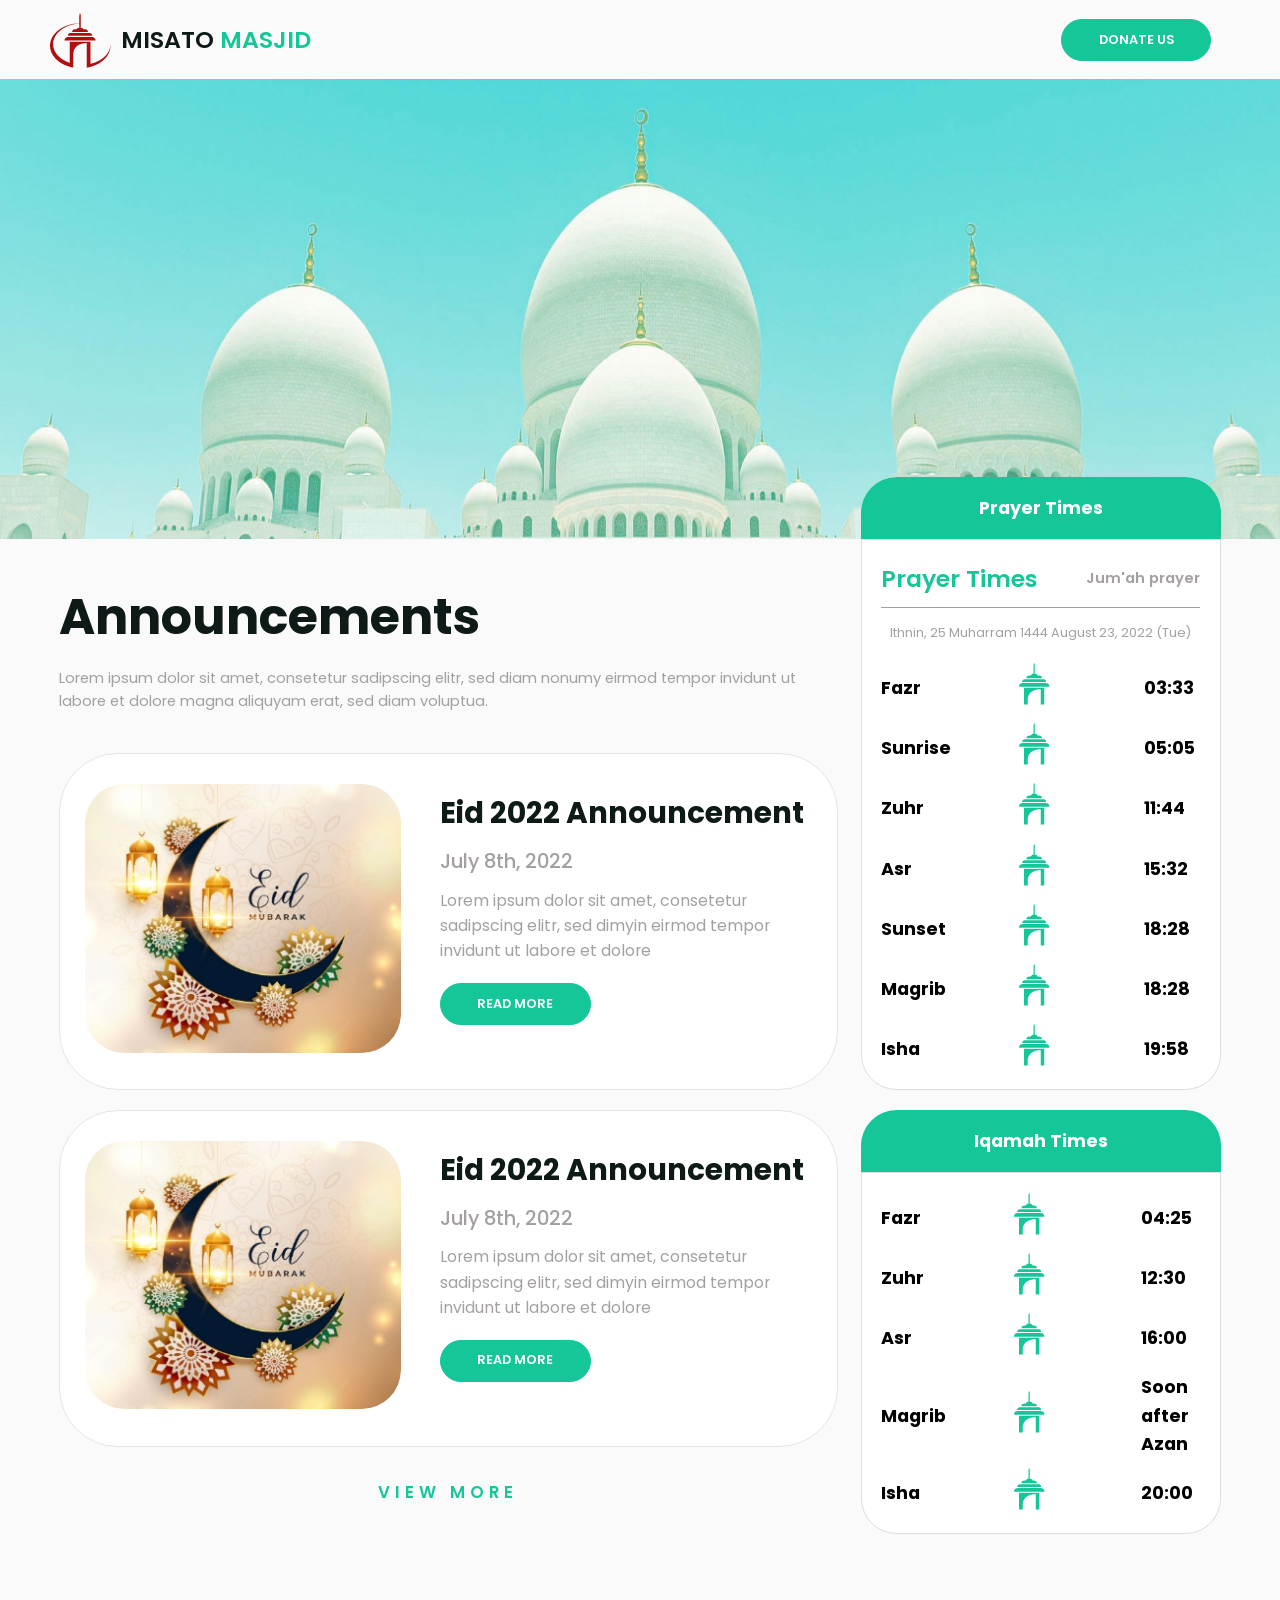
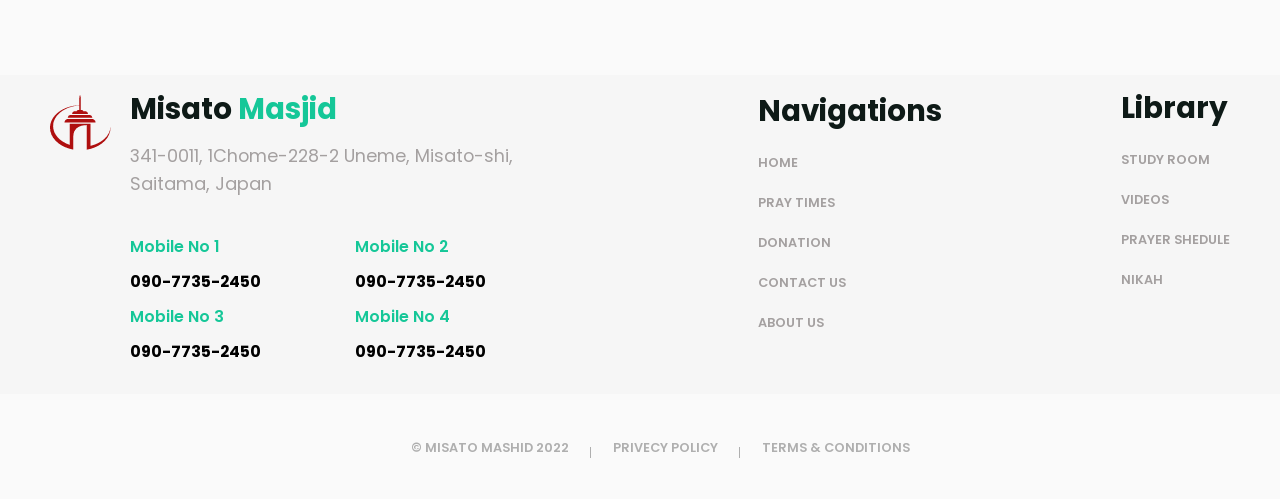
<file: index.html>
<!DOCTYPE html>
<html lang="en">

<head>
    <meta charset="UTF-8">
    <meta http-equiv="X-UA-Compatible" content="IE=edge">
    <meta name="viewport" content="width=device-width, initial-scale=1.0">
    <title>Misato Masjid</title>
    <link rel="preconnect" href="https://fonts.googleapis.com">
    <link rel="preconnect" href="https://fonts.gstatic.com" crossorigin>
    <link href="https://fonts.googleapis.com/css2?family=Poppins:wght@400;500;600;700&display=swap" rel="stylesheet">
    <script src="https://ajax.googleapis.com/ajax/libs/jquery/3.6.0/jquery.min.js"></script>
    <link rel="stylesheet" href="assets/css/screen.min.css">
</head>

<body>

    <div class="main-wrapper">

        <header class="header-wrapper">
            <div class="holder">

                <div class="header-logo">
                    <a href="index.html">
                        <img src="assets/image/logo.png" alt="Logo">
                        <h1>Misato <span>Masjid</span></h1>
                    </a>
                </div>

                <div class="header-info">
                    <a class="header-btn btn" href="#">Donate Us</a>
                    <div class="switch">
                        <input id="language-toggle" class="check-toggle check-toggle-round-flat" type="checkbox">
                        <label for="language-toggle"></label>
                        <span class="on">BN</span>
                        <span class="off">EN</span>
                    </div>
                </div>

            </div>
        </header>

        <section class="hero-wrapper" style="background-image:url(assets/image/masjid.jpg)"></section>


        <div class="work-wrapper">
            <div class="holder">
                <div class="left-side">
                <div class="announcement-wrapper">
                    <div class="announcement-heading">
                        <h2>Announcements</h2>
                        <p>Lorem ipsum dolor sit amet, consetetur sadipscing elitr, sed diam nonumy eirmod tempor
                            invidunt ut labore et dolore magna aliquyam erat, sed diam voluptua.</p>
                    </div>

                    <div class="announcement-shedule">
                        <div class="announcements-image">
                            <img src="assets/image/eid.jpg" alt="">
                        </div>
                        <div class="announcement-info">
                            <h3>Eid 2022 Announcement</h3>
                            <p class="published-date">July 8th, 2022</p>
                            <p>Lorem ipsum dolor sit amet, consetetur sadipscing elitr, sed dimyin eirmod tempor
                                invidunt ut labore et dolore</p>
                            <a class="announcements-btn btn" href="#">Read More</a>
                        </div>
                    </div>
                    <div class="announcement-shedule">
                        <div class="announcements-image">
                            <img src="assets/image/eid.jpg" alt="">
                        </div>
                        <div class="announcement-info">
                            <h3>Eid 2022 Announcement</h3>
                            <p class="published-date">July 8th, 2022</p>
                            <p>Lorem ipsum dolor sit amet, consetetur sadipscing elitr, sed dimyin eirmod tempor
                                invidunt ut labore et dolore</p>
                            <a class="announcements-btn btn" href="#">Read More</a>
                        </div>
                    </div>
                    <div class="announcement-btn">
                        <a href="#"> View More</a>
                    </div>
                </div>
            </div>
            <div class="right-side">
                <div class="prayer-times">
                    <div class="prayers-heading">
                        <h5>Prayer Times</h5>
                    </div>
                    <div class="prayer-lists">
                        <div class="prayer-shedule">
                            <h4> <strong>Prayer Times</strong>
                              </h4>
                            <h4>Jum'ah prayer</h4>
                        </div>
                        <p><span>Ithnin, 25 Muharram 1444</span> <span>August 23, 2022 (Tue)</span></p>
                        <div class="prayers-name">
                            <span>Fazr</span>
                            <span><img src="assets/image/miner_green.png" alt=""></span>
                            <span>03:33</span>
                            <span>Sunrise</span>
                            <span><img src="assets/image/miner_green.png" alt=""></span>
                            <span>05:05</span>
                            <span>Zuhr</span>
                            <span><img src="assets/image/miner_green.png" alt=""></span>
                            <span>11:44</span>
                            <span>Asr</span>
                            <span><img src="assets/image/miner_green.png" alt=""></span>
                            <span>15:32</span>
                            <span>Sunset</span>
                            <span><img src="assets/image/miner_green.png" alt=""></span>
                            <span>18:28</span>
                            <span>Magrib</span>
                            <span><img src="assets/image/miner_green.png" alt=""></span>
                            <span>18:28</span>
                            <span>Isha</span>
                            <span><img src="assets/image/miner_green.png" alt=""></span>
                            <span>19:58</span>
                        </div>
                    </div> 
                </div>
                <div class="prayer-times iqamah">
                    <div class="prayers-heading">
                        <h5>Iqamah Times</h5>
                    </div>
                    <div class="prayer-lists">
                        <div class="prayers-name">
                            <span>Fazr</span>
                            <span><img src="assets/image/miner_green.png" alt=""></span>
                            <span>04:25</span>
                            <span>Zuhr</span>
                            <span><img src="assets/image/miner_green.png" alt=""></span>
                            <span>12:30</span>
                            <span>Asr</span>
                            <span><img src="assets/image/miner_green.png" alt=""></span>
                            <span>16:00</span>
                            <span>Magrib</span>
                            <span><img src="assets/image/miner_green.png" alt=""></span>
                            <span class="soon">Soon after Azan</span>
                            <span>Isha</span>
                            <span><img src="assets/image/miner_green.png" alt=""></span>
                            <span>20:00</span>
                            
                        </div>
                    </div> 
                </div>
             

            </div>
            </div>
        </div>

        <section class="navigation-area">
            <div class="holder">
                <div class="contact">
                    <img src="assets/image/logo.png" alt="">
                    <div class="contact-info">
                        <h3>Misato <span>Masjid</span> </h3>
                    <p>341-0011, 1Chome-228-2 Uneme, Misato-shi,
                        Saitama, Japan</p>
                        <div class="contact-details">
                            <span>Mobile No 1</span>
                            <span>Mobile No 2</span>
                            <span><strong>090-7735-2450</strong></span>
                            <span><strong>090-7735-2450</strong></span>
                            <span>Mobile No 3</span>
                            <span>Mobile No 4</span>
                     
                          
                            <span><strong>090-7735-2450</strong></span>
                          
                            <span><strong>090-7735-2450</strong></span>
                        </div>
                    </div>
                </div>
                <div class="navigation">
                    <h3>Navigations</h3>
                    <ul>
                        <li><a href="">Home</a></li>
                        <li><a href="">Pray Times</a></li>
                        <li><a href="">Donation</a></li>
                        <li><a href="">Contact US</a></li>
                        <li><a href="">About Us</a></li>
                    </ul>
                </div>
                <div class="library">
                    <h3>Library</h3>
                    <ul>
                        <li><a href="">Study Room</a></li>
                        <li><a href="">Videos</a></li>
                        <li><a href="">Prayer Shedule</a></li>
                        <li><a href="">Nikah</a></li>
                    </ul>
                </div>
            </div>
        </section>

        <footer class="footer--area">
            <div class="holder">
                <ul>
                    <li><a href=""> &#xA9; Misato Mashid 2022</a></li>
                    <li><a href="">Privecy Policy</a></li>
                    <li><a href="">Terms & Conditions</a></li>
                </ul>
            </div>
        </footer>

    </div>

    <script src="assets/js/screen.js"></script>

</body>

</html>
</file>
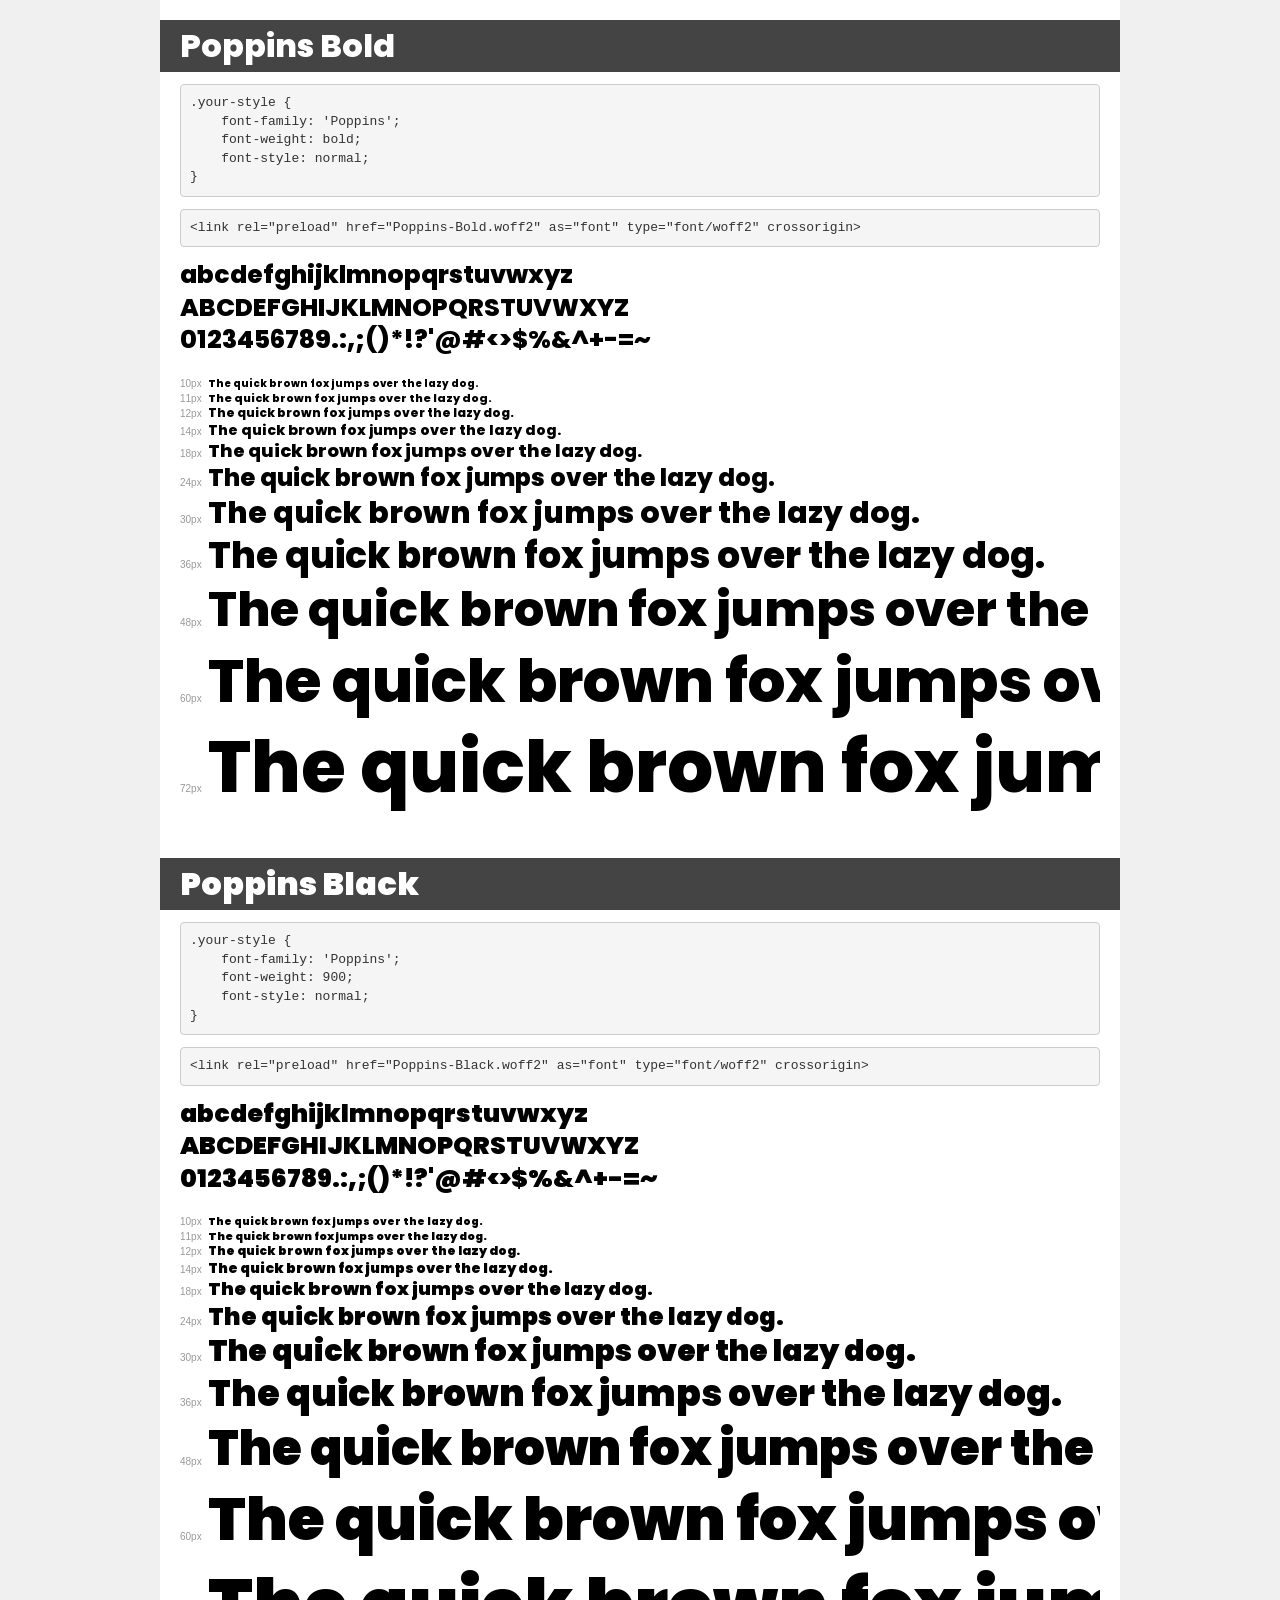
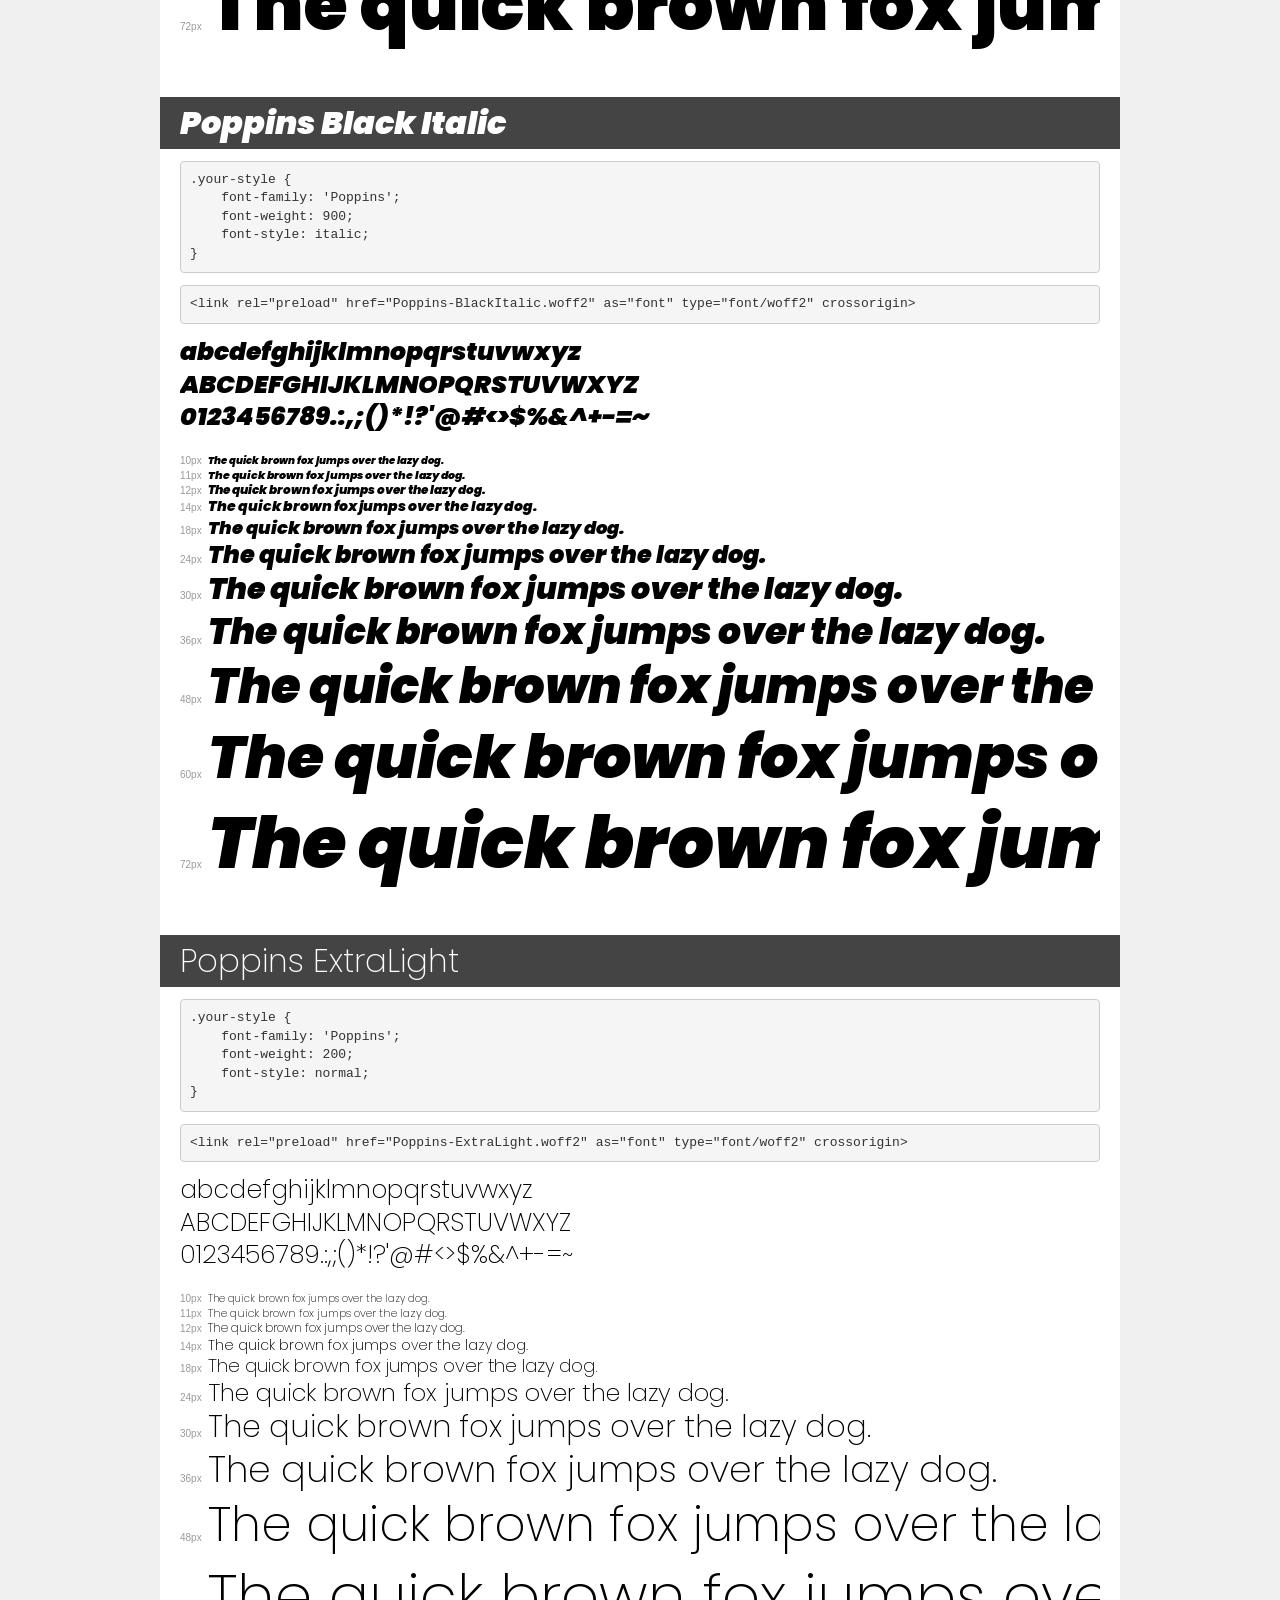
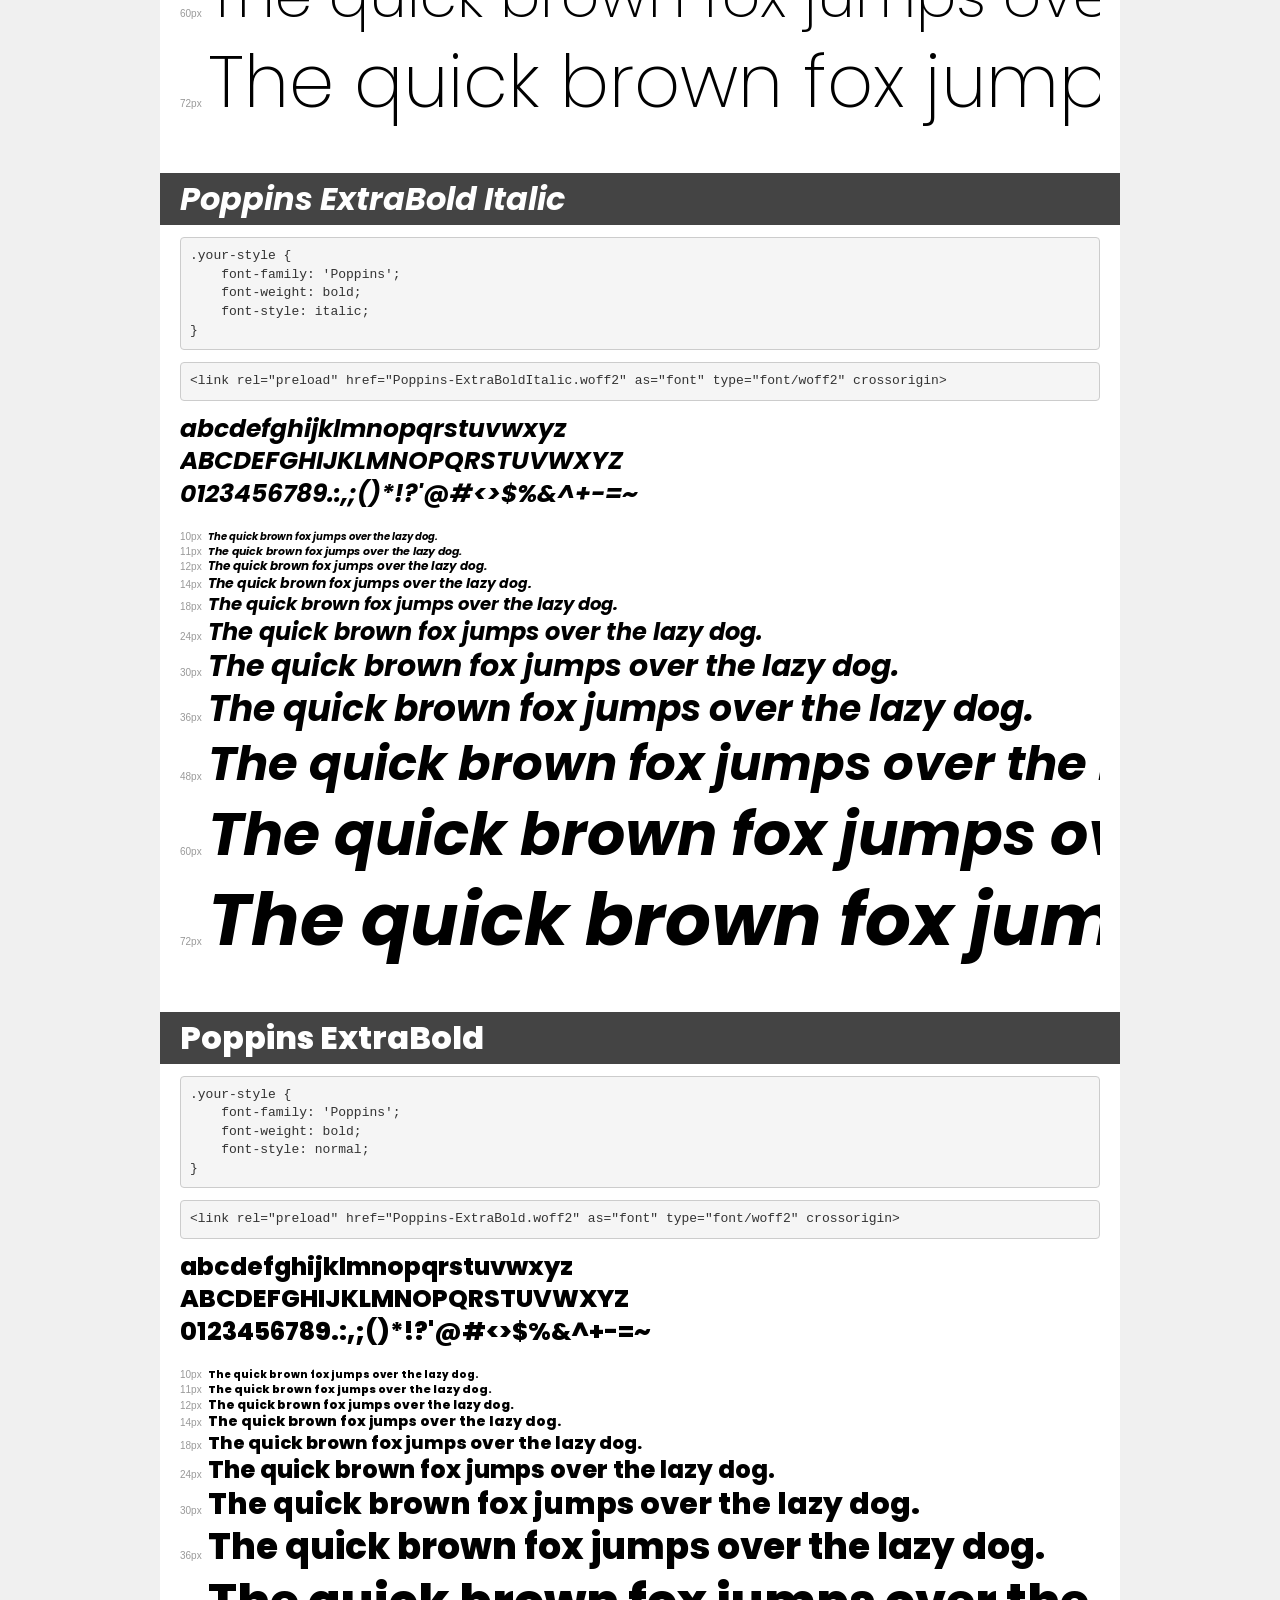
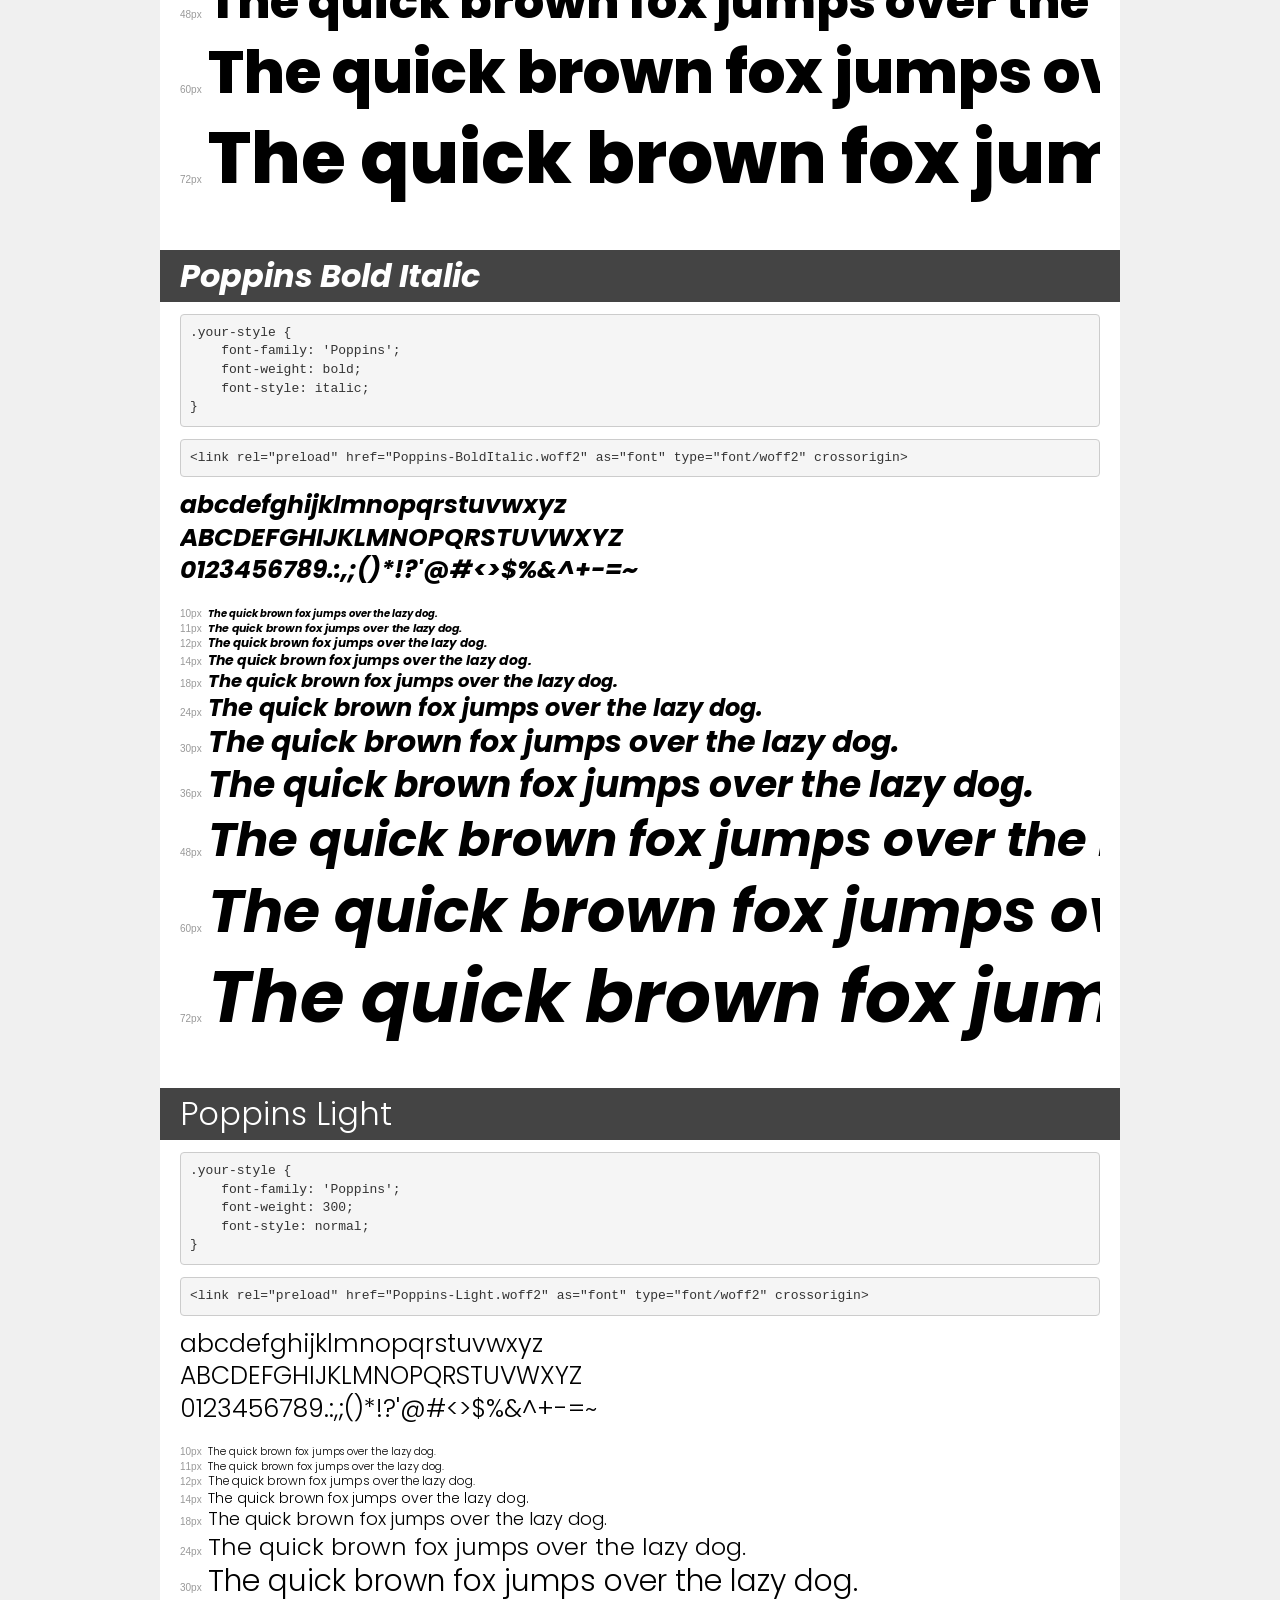
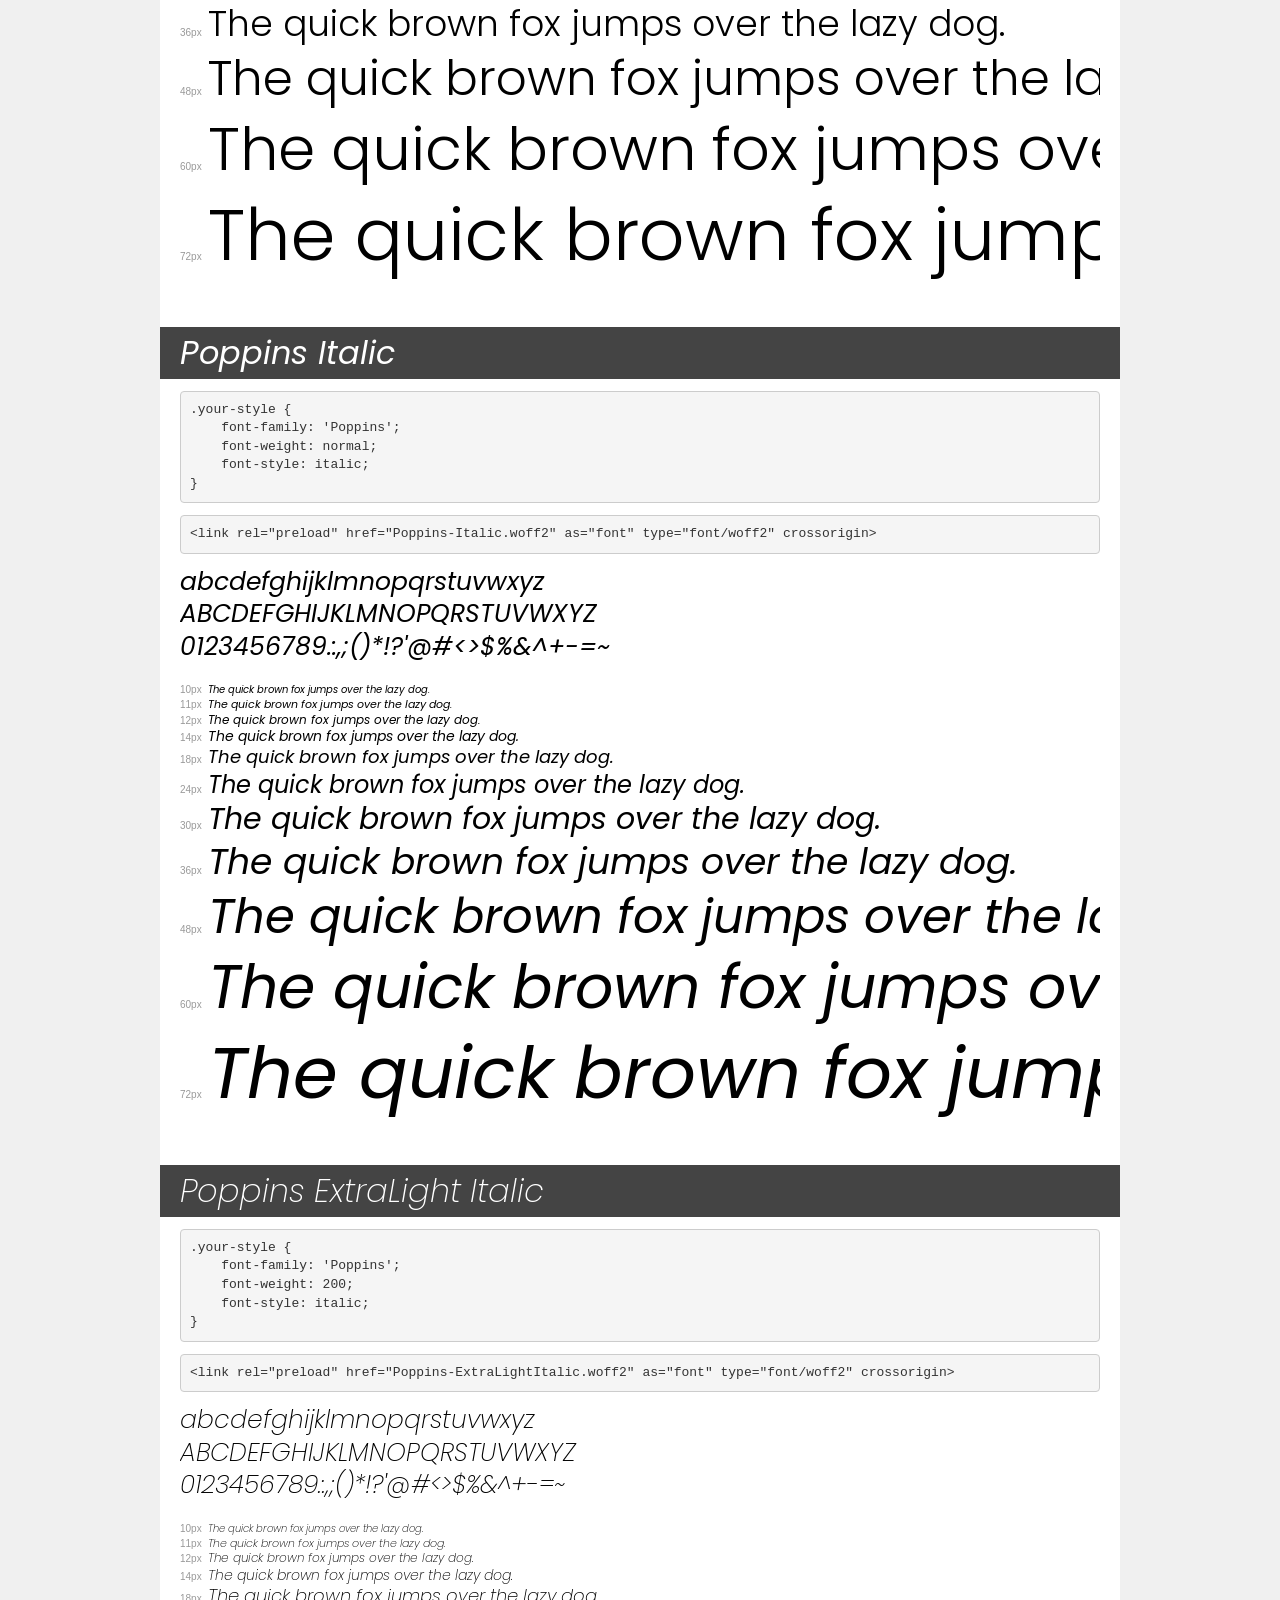
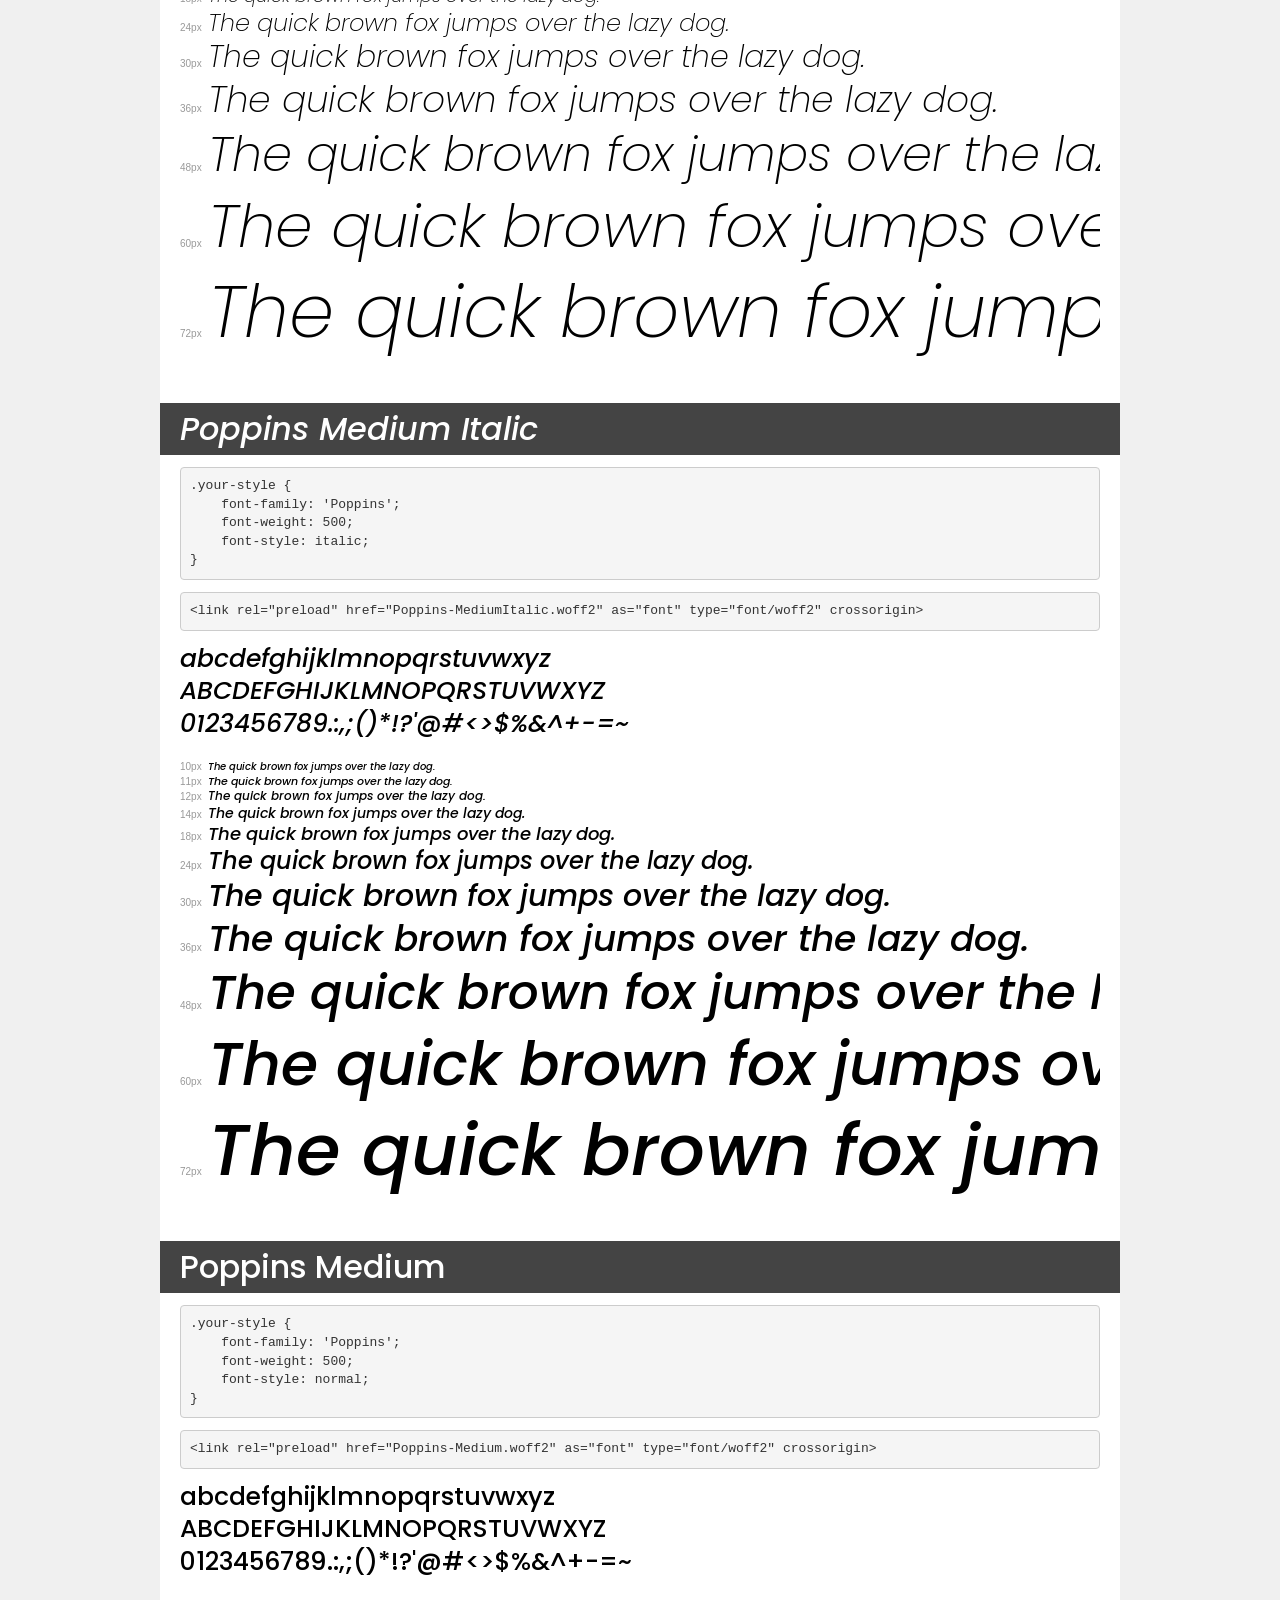
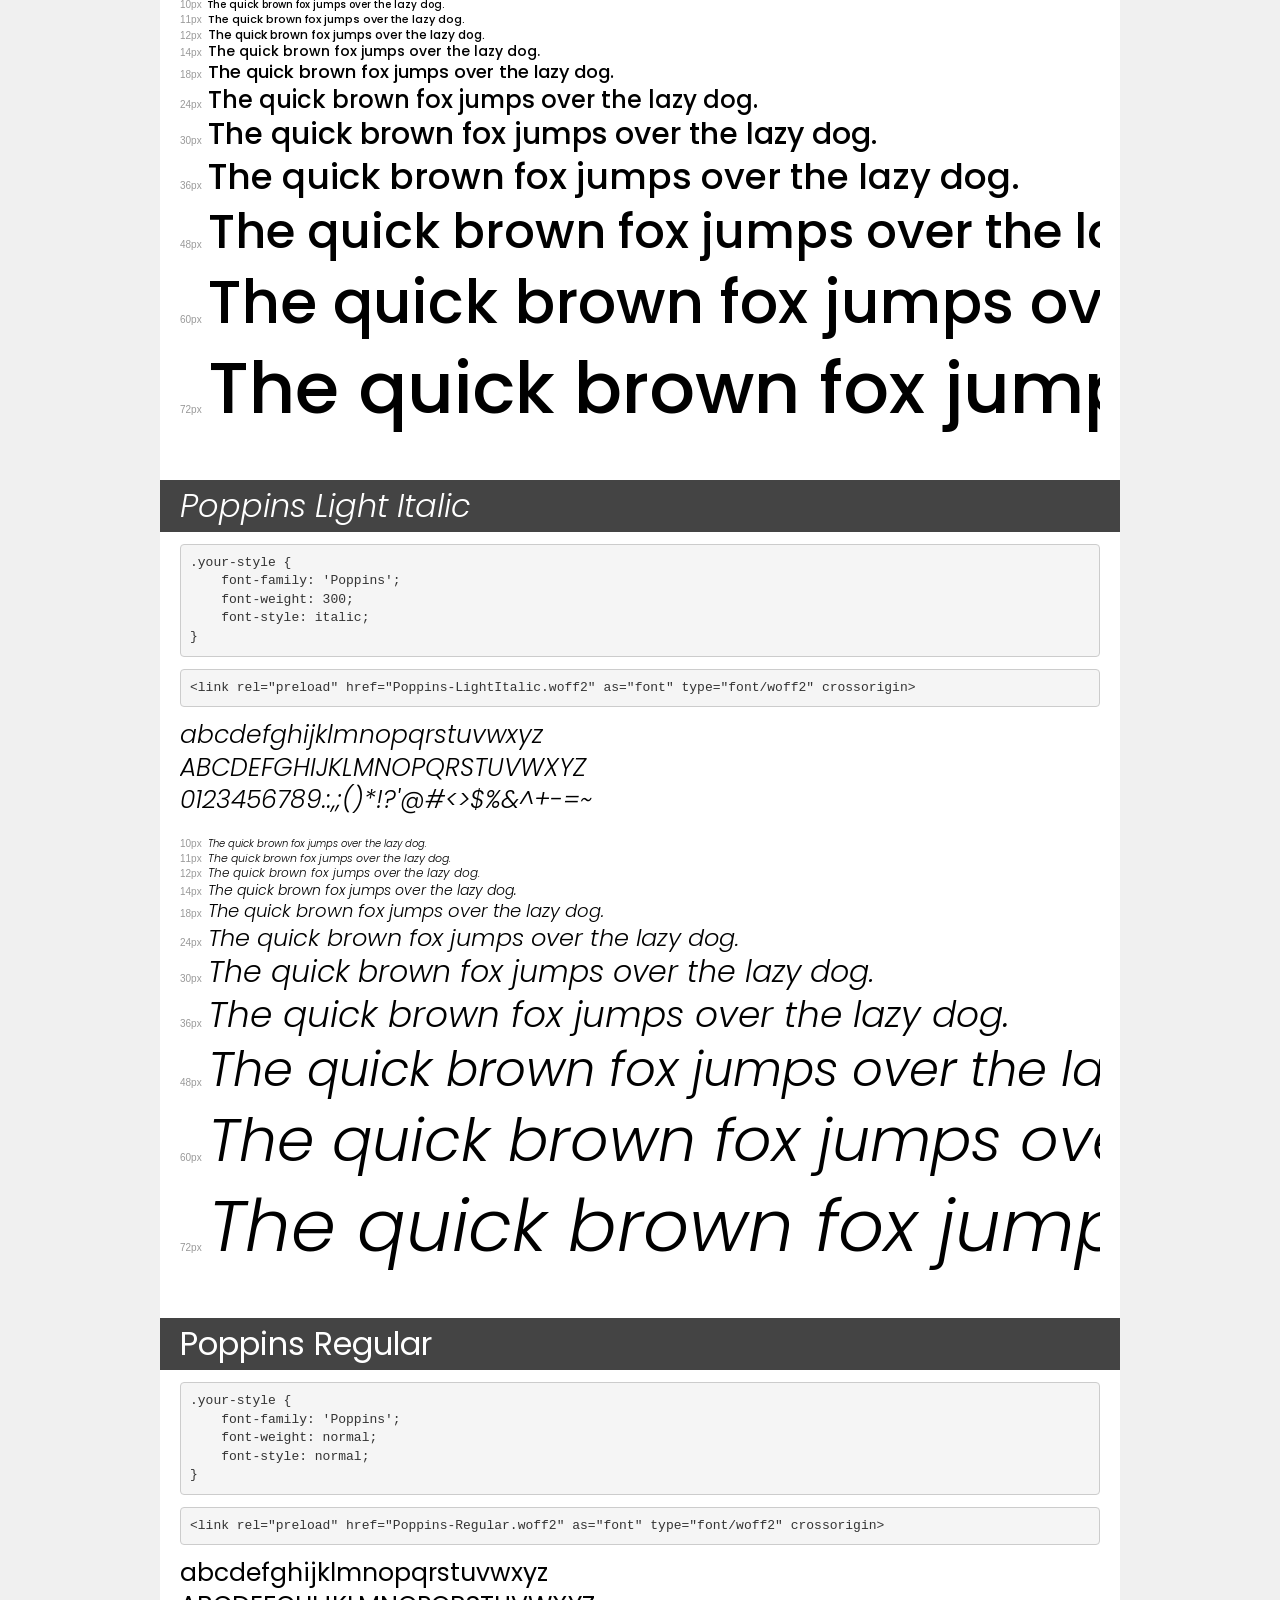
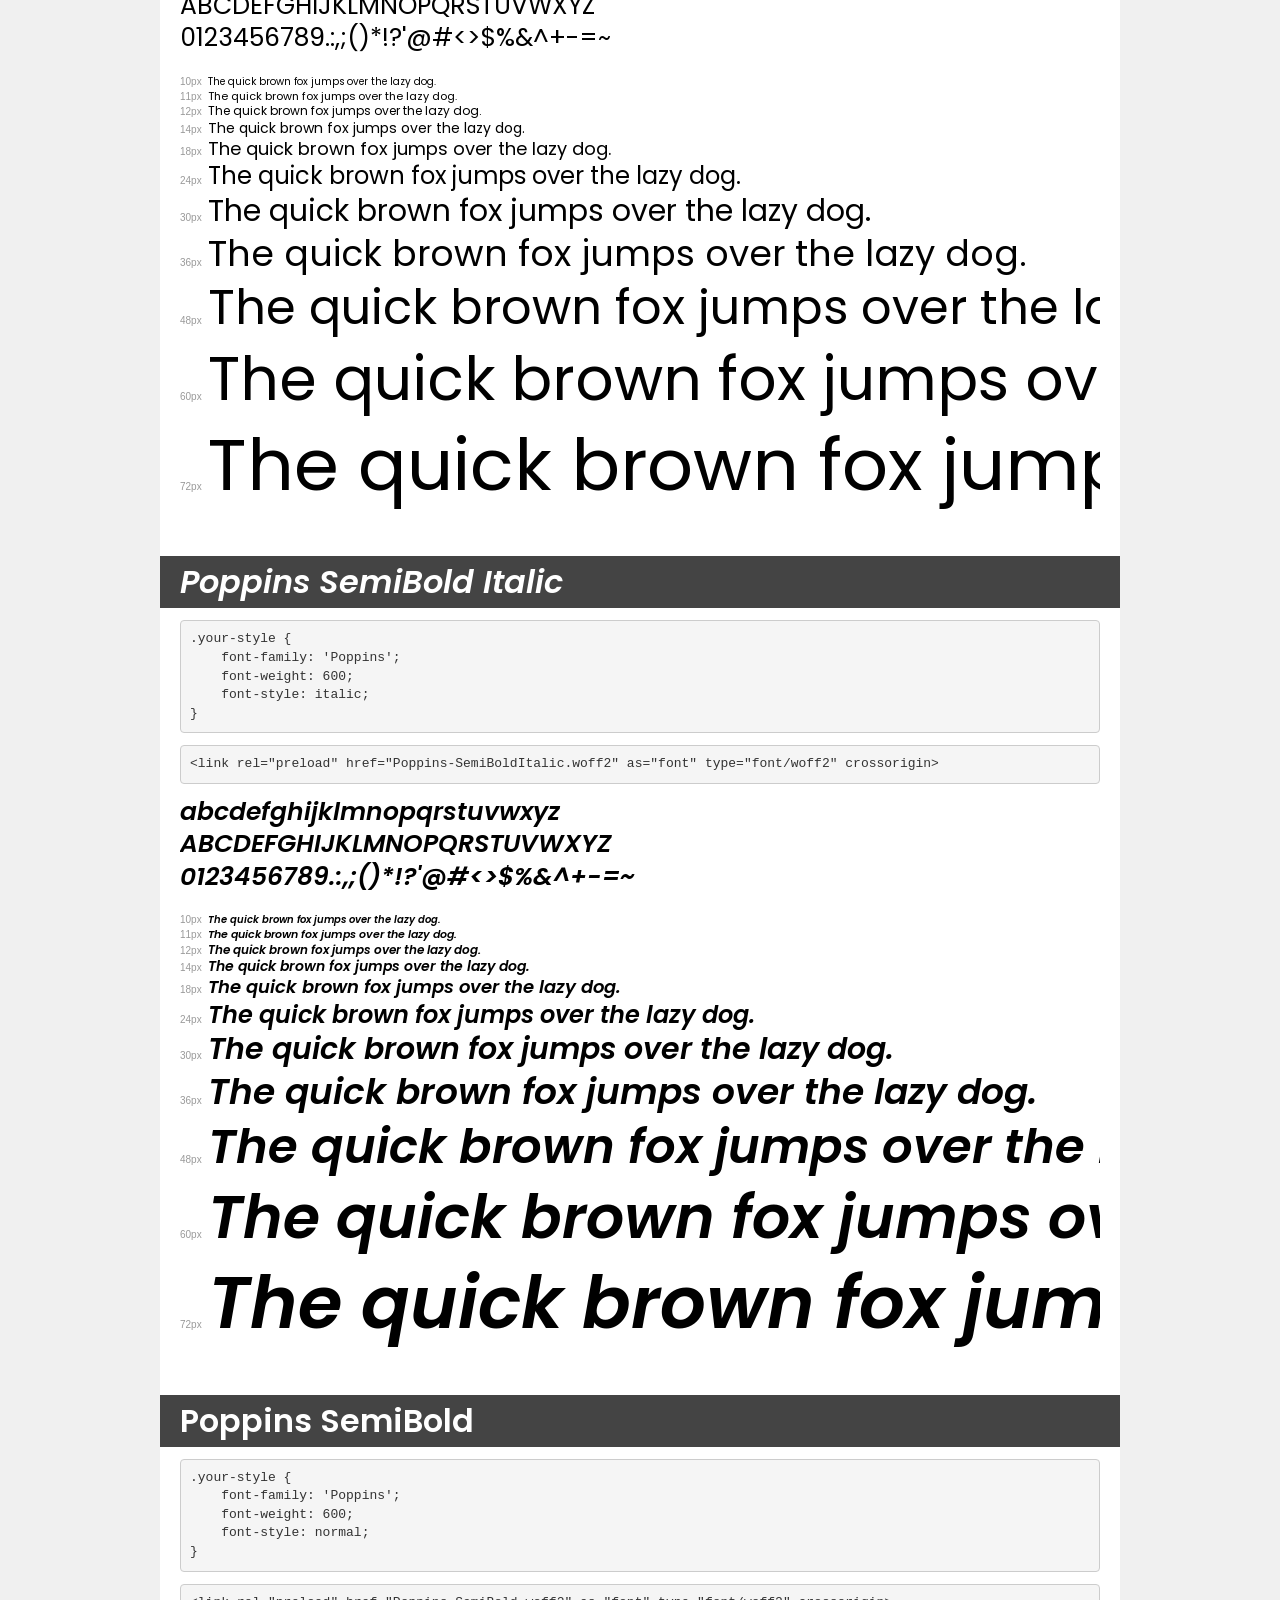
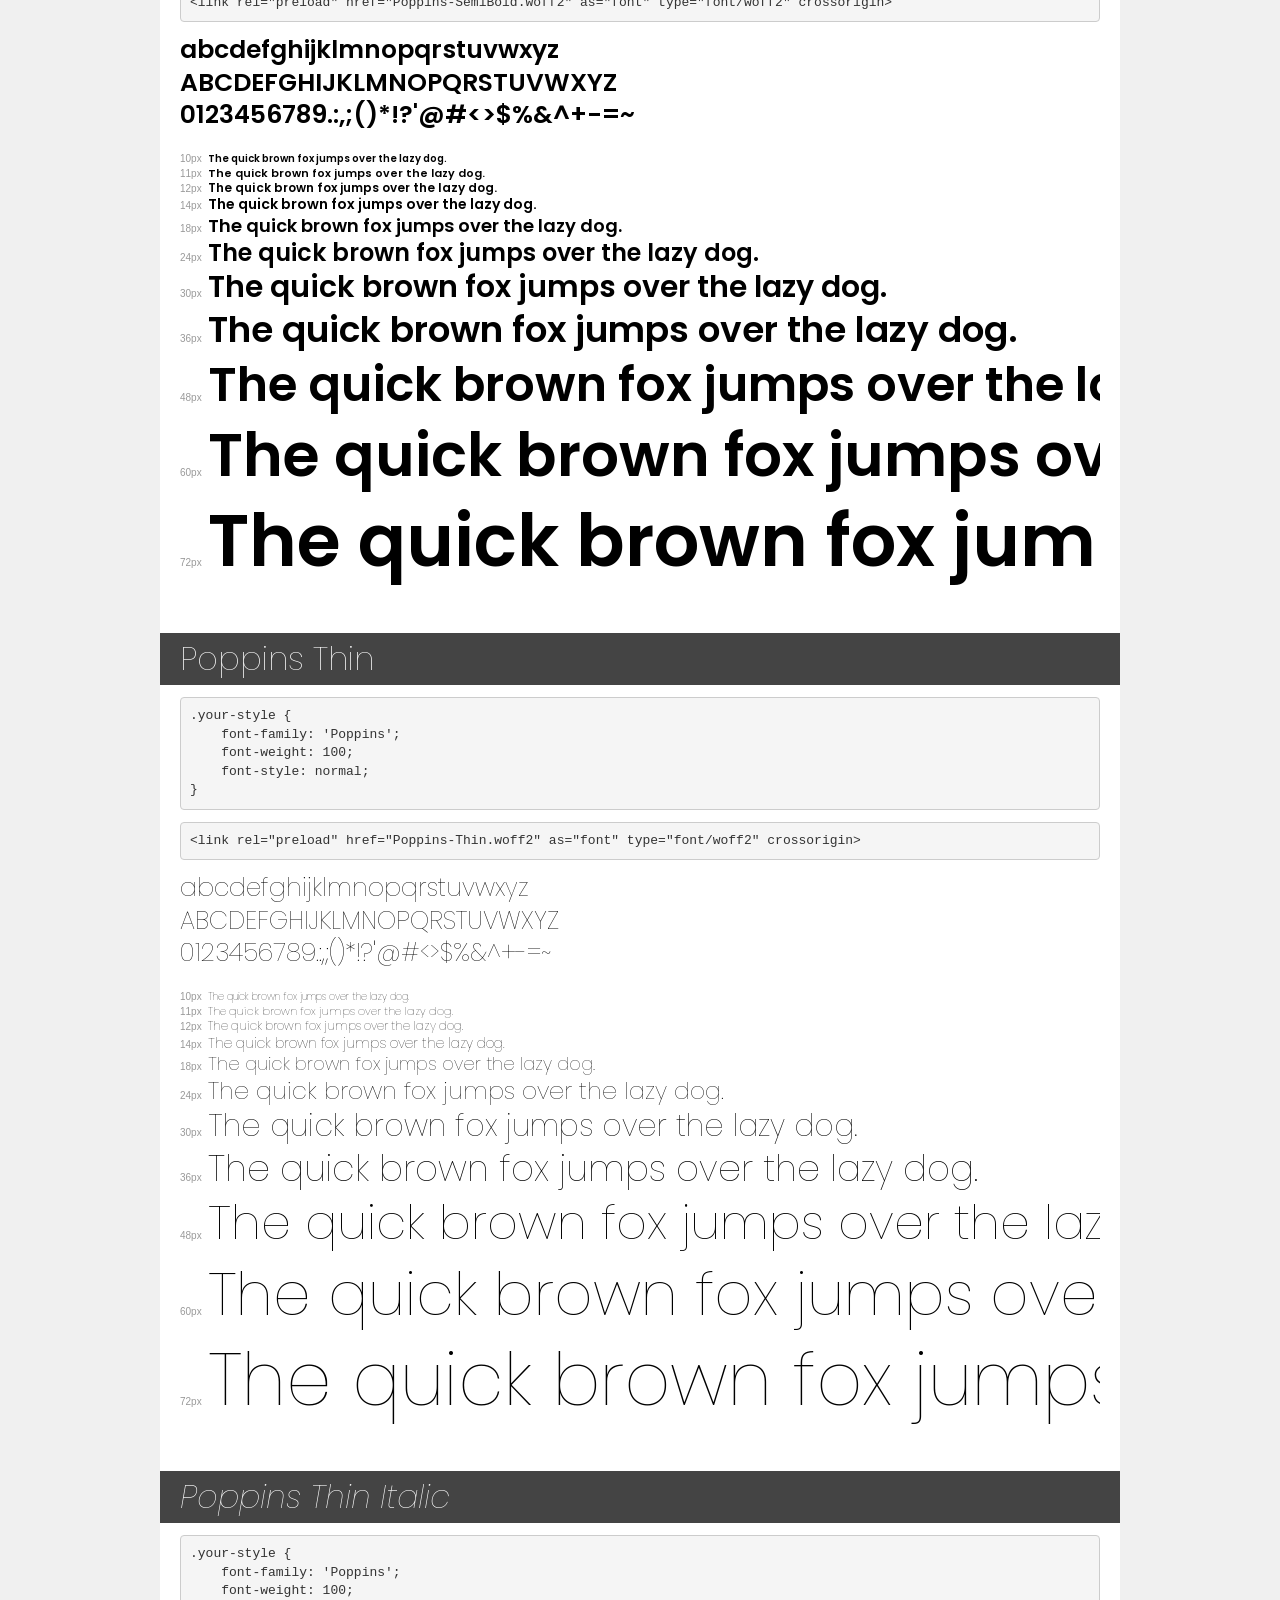
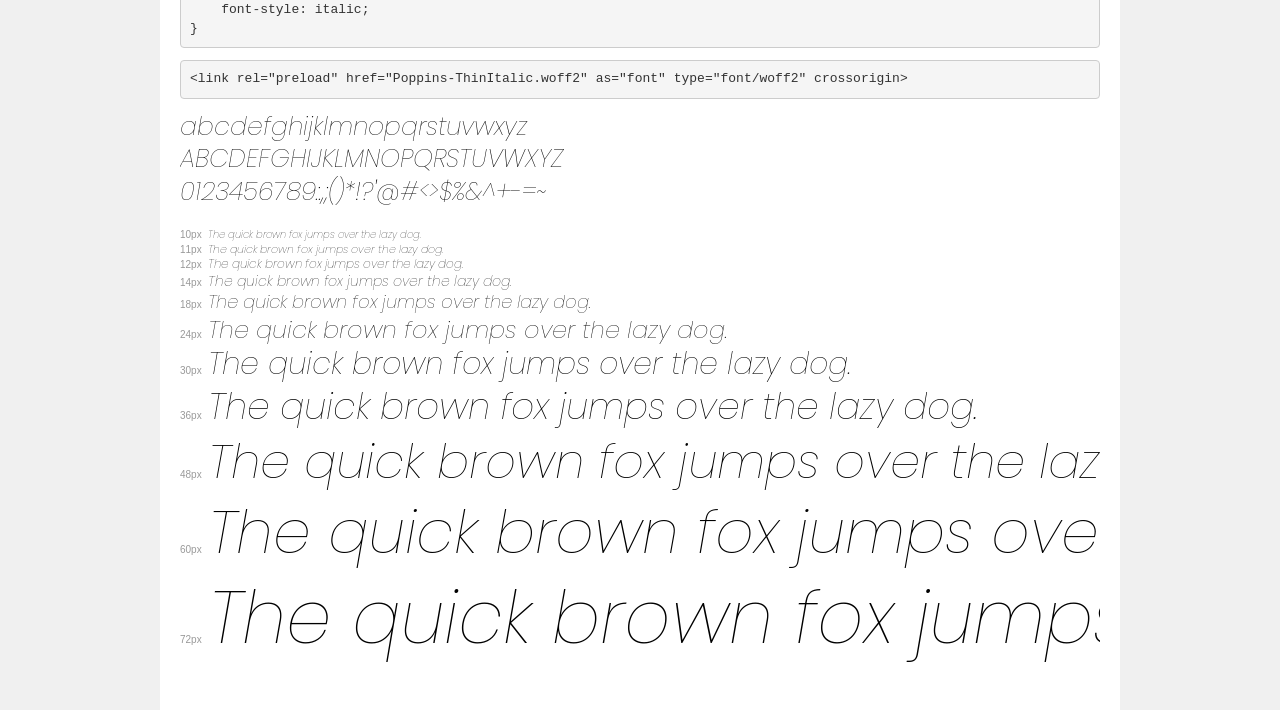
<file: assets/fonts/demo.html>
<!DOCTYPE html>
<html lang="en">
<head>
    <meta charset="utf-8">
    <meta http-equiv="X-UA-Compatible" content="IE=edge">
    <meta name="viewport" content="width=device-width, initial-scale=1">
    <meta name="robots" content="noindex, noarchive">
    <meta name="format-detection" content="telephone=no">
    <title>Transfonter demo</title>
    <link href="stylesheet.css" rel="stylesheet">
    <style>
        /*
        http://meyerweb.com/eric/tools/css/reset/
        v2.0 | 20110126
        License: none (public domain)
        */
        html, body, div, span, applet, object, iframe,
        h1, h2, h3, h4, h5, h6, p, blockquote, pre,
        a, abbr, acronym, address, big, cite, code,
        del, dfn, em, img, ins, kbd, q, s, samp,
        small, strike, strong, sub, sup, tt, var,
        b, u, i, center,
        dl, dt, dd, ol, ul, li,
        fieldset, form, label, legend,
        table, caption, tbody, tfoot, thead, tr, th, td,
        article, aside, canvas, details, embed,
        figure, figcaption, footer, header, hgroup,
        menu, nav, output, ruby, section, summary,
        time, mark, audio, video {
            margin: 0;
            padding: 0;
            border: 0;
            font-size: 100%;
            font: inherit;
            vertical-align: baseline;
        }
        /* HTML5 display-role reset for older browsers */
        article, aside, details, figcaption, figure,
        footer, header, hgroup, menu, nav, section {
            display: block;
        }
        body {
            line-height: 1;
        }
        ol, ul {
            list-style: none;
        }
        blockquote, q {
            quotes: none;
        }
        blockquote:before, blockquote:after,
        q:before, q:after {
            content: '';
            content: none;
        }
        table {
            border-collapse: collapse;
            border-spacing: 0;
        }
        /* demo styles */
        body {
            background: #f0f0f0;
            color: #000;
        }
        .page {
            background: #fff;
            width: 920px;
            margin: 0 auto;
            padding: 20px 20px 0 20px;
            overflow: hidden;
        }
        .font-container {
            overflow-x: auto;
            overflow-y: hidden;
            margin-bottom: 40px;
            line-height: 1.3;
            white-space: nowrap;
            padding-bottom: 5px;
        }
        h1 {
            position: relative;
            background: #444;
            font-size: 32px;
            color: #fff;
            padding: 10px 20px;
            margin: 0 -20px 12px -20px;
        }
        .letters {
            font-size: 25px;
            margin-bottom: 20px;
        }
        .s10:before {
            content: '10px';
        }
        .s11:before {
            content: '11px';
        }
        .s12:before {
            content: '12px';
        }
        .s14:before {
            content: '14px';
        }
        .s18:before {
            content: '18px';
        }
        .s24:before {
            content: '24px';
        }
        .s30:before {
            content: '30px';
        }
        .s36:before {
            content: '36px';
        }
        .s48:before {
            content: '48px';
        }
        .s60:before {
            content: '60px';
        }
        .s72:before {
            content: '72px';
        }
        .s10:before, .s11:before, .s12:before, .s14:before,
        .s18:before, .s24:before, .s30:before, .s36:before,
        .s48:before, .s60:before, .s72:before {
            font-family: Arial, sans-serif;
            font-size: 10px;
            font-weight: normal;
            font-style: normal;
            color: #999;
            padding-right: 6px;
        }
        pre {
            display: block;
            padding: 9px;
            margin: 0 0 12px;
            font-family: Monaco, Menlo, Consolas, "Courier New", monospace;
            font-size: 13px;
            line-height: 1.428571429;
            color: #333;
            font-weight: normal;
            font-style: normal;
            background-color: #f5f5f5;
            border: 1px solid #ccc;
            overflow-x: auto;
            border-radius: 4px;
        }
        /* responsive */
        @media (max-width: 959px) {
            .page {
                width: auto;
                margin: 0;
            }
        }
    </style>
</head>
<body>
<div class="page">
    <div class="demo">
        <h1 style="font-family: 'Poppins'; font-weight: bold; font-style: normal;">Poppins Bold</h1>
        <pre title="Usage">.your-style {
    font-family: 'Poppins';
    font-weight: bold;
    font-style: normal;
}</pre>
        <pre title="Preload (optional)">
&lt;link rel=&quot;preload&quot; href=&quot;Poppins-Bold.woff2&quot; as=&quot;font&quot; type=&quot;font/woff2&quot; crossorigin&gt;</pre>
        <div class="font-container" style="font-family: 'Poppins'; font-weight: bold; font-style: normal;">
            <p class="letters">
                abcdefghijklmnopqrstuvwxyz<br>
ABCDEFGHIJKLMNOPQRSTUVWXYZ<br>
                0123456789.:,;()*!?'@#&lt;&gt;$%&^+-=~
            </p>
            <p class="s10" style="font-size: 10px;">The quick brown fox jumps over the lazy dog.</p>
            <p class="s11" style="font-size: 11px;">The quick brown fox jumps over the lazy dog.</p>
            <p class="s12" style="font-size: 12px;">The quick brown fox jumps over the lazy dog.</p>
            <p class="s14" style="font-size: 14px;">The quick brown fox jumps over the lazy dog.</p>
            <p class="s18" style="font-size: 18px;">The quick brown fox jumps over the lazy dog.</p>
            <p class="s24" style="font-size: 24px;">The quick brown fox jumps over the lazy dog.</p>
            <p class="s30" style="font-size: 30px;">The quick brown fox jumps over the lazy dog.</p>
            <p class="s36" style="font-size: 36px;">The quick brown fox jumps over the lazy dog.</p>
            <p class="s48" style="font-size: 48px;">The quick brown fox jumps over the lazy dog.</p>
            <p class="s60" style="font-size: 60px;">The quick brown fox jumps over the lazy dog.</p>
            <p class="s72" style="font-size: 72px;">The quick brown fox jumps over the lazy dog.</p>
        </div>
    </div>

    <div class="demo">
        <h1 style="font-family: 'Poppins'; font-weight: 900; font-style: normal;">Poppins Black</h1>
        <pre title="Usage">.your-style {
    font-family: 'Poppins';
    font-weight: 900;
    font-style: normal;
}</pre>
        <pre title="Preload (optional)">
&lt;link rel=&quot;preload&quot; href=&quot;Poppins-Black.woff2&quot; as=&quot;font&quot; type=&quot;font/woff2&quot; crossorigin&gt;</pre>
        <div class="font-container" style="font-family: 'Poppins'; font-weight: 900; font-style: normal;">
            <p class="letters">
                abcdefghijklmnopqrstuvwxyz<br>
ABCDEFGHIJKLMNOPQRSTUVWXYZ<br>
                0123456789.:,;()*!?'@#&lt;&gt;$%&^+-=~
            </p>
            <p class="s10" style="font-size: 10px;">The quick brown fox jumps over the lazy dog.</p>
            <p class="s11" style="font-size: 11px;">The quick brown fox jumps over the lazy dog.</p>
            <p class="s12" style="font-size: 12px;">The quick brown fox jumps over the lazy dog.</p>
            <p class="s14" style="font-size: 14px;">The quick brown fox jumps over the lazy dog.</p>
            <p class="s18" style="font-size: 18px;">The quick brown fox jumps over the lazy dog.</p>
            <p class="s24" style="font-size: 24px;">The quick brown fox jumps over the lazy dog.</p>
            <p class="s30" style="font-size: 30px;">The quick brown fox jumps over the lazy dog.</p>
            <p class="s36" style="font-size: 36px;">The quick brown fox jumps over the lazy dog.</p>
            <p class="s48" style="font-size: 48px;">The quick brown fox jumps over the lazy dog.</p>
            <p class="s60" style="font-size: 60px;">The quick brown fox jumps over the lazy dog.</p>
            <p class="s72" style="font-size: 72px;">The quick brown fox jumps over the lazy dog.</p>
        </div>
    </div>

    <div class="demo">
        <h1 style="font-family: 'Poppins'; font-weight: 900; font-style: italic;">Poppins Black Italic</h1>
        <pre title="Usage">.your-style {
    font-family: 'Poppins';
    font-weight: 900;
    font-style: italic;
}</pre>
        <pre title="Preload (optional)">
&lt;link rel=&quot;preload&quot; href=&quot;Poppins-BlackItalic.woff2&quot; as=&quot;font&quot; type=&quot;font/woff2&quot; crossorigin&gt;</pre>
        <div class="font-container" style="font-family: 'Poppins'; font-weight: 900; font-style: italic;">
            <p class="letters">
                abcdefghijklmnopqrstuvwxyz<br>
ABCDEFGHIJKLMNOPQRSTUVWXYZ<br>
                0123456789.:,;()*!?'@#&lt;&gt;$%&^+-=~
            </p>
            <p class="s10" style="font-size: 10px;">The quick brown fox jumps over the lazy dog.</p>
            <p class="s11" style="font-size: 11px;">The quick brown fox jumps over the lazy dog.</p>
            <p class="s12" style="font-size: 12px;">The quick brown fox jumps over the lazy dog.</p>
            <p class="s14" style="font-size: 14px;">The quick brown fox jumps over the lazy dog.</p>
            <p class="s18" style="font-size: 18px;">The quick brown fox jumps over the lazy dog.</p>
            <p class="s24" style="font-size: 24px;">The quick brown fox jumps over the lazy dog.</p>
            <p class="s30" style="font-size: 30px;">The quick brown fox jumps over the lazy dog.</p>
            <p class="s36" style="font-size: 36px;">The quick brown fox jumps over the lazy dog.</p>
            <p class="s48" style="font-size: 48px;">The quick brown fox jumps over the lazy dog.</p>
            <p class="s60" style="font-size: 60px;">The quick brown fox jumps over the lazy dog.</p>
            <p class="s72" style="font-size: 72px;">The quick brown fox jumps over the lazy dog.</p>
        </div>
    </div>

    <div class="demo">
        <h1 style="font-family: 'Poppins'; font-weight: 200; font-style: normal;">Poppins ExtraLight</h1>
        <pre title="Usage">.your-style {
    font-family: 'Poppins';
    font-weight: 200;
    font-style: normal;
}</pre>
        <pre title="Preload (optional)">
&lt;link rel=&quot;preload&quot; href=&quot;Poppins-ExtraLight.woff2&quot; as=&quot;font&quot; type=&quot;font/woff2&quot; crossorigin&gt;</pre>
        <div class="font-container" style="font-family: 'Poppins'; font-weight: 200; font-style: normal;">
            <p class="letters">
                abcdefghijklmnopqrstuvwxyz<br>
ABCDEFGHIJKLMNOPQRSTUVWXYZ<br>
                0123456789.:,;()*!?'@#&lt;&gt;$%&^+-=~
            </p>
            <p class="s10" style="font-size: 10px;">The quick brown fox jumps over the lazy dog.</p>
            <p class="s11" style="font-size: 11px;">The quick brown fox jumps over the lazy dog.</p>
            <p class="s12" style="font-size: 12px;">The quick brown fox jumps over the lazy dog.</p>
            <p class="s14" style="font-size: 14px;">The quick brown fox jumps over the lazy dog.</p>
            <p class="s18" style="font-size: 18px;">The quick brown fox jumps over the lazy dog.</p>
            <p class="s24" style="font-size: 24px;">The quick brown fox jumps over the lazy dog.</p>
            <p class="s30" style="font-size: 30px;">The quick brown fox jumps over the lazy dog.</p>
            <p class="s36" style="font-size: 36px;">The quick brown fox jumps over the lazy dog.</p>
            <p class="s48" style="font-size: 48px;">The quick brown fox jumps over the lazy dog.</p>
            <p class="s60" style="font-size: 60px;">The quick brown fox jumps over the lazy dog.</p>
            <p class="s72" style="font-size: 72px;">The quick brown fox jumps over the lazy dog.</p>
        </div>
    </div>

    <div class="demo">
        <h1 style="font-family: 'Poppins'; font-weight: bold; font-style: italic;">Poppins ExtraBold Italic</h1>
        <pre title="Usage">.your-style {
    font-family: 'Poppins';
    font-weight: bold;
    font-style: italic;
}</pre>
        <pre title="Preload (optional)">
&lt;link rel=&quot;preload&quot; href=&quot;Poppins-ExtraBoldItalic.woff2&quot; as=&quot;font&quot; type=&quot;font/woff2&quot; crossorigin&gt;</pre>
        <div class="font-container" style="font-family: 'Poppins'; font-weight: bold; font-style: italic;">
            <p class="letters">
                abcdefghijklmnopqrstuvwxyz<br>
ABCDEFGHIJKLMNOPQRSTUVWXYZ<br>
                0123456789.:,;()*!?'@#&lt;&gt;$%&^+-=~
            </p>
            <p class="s10" style="font-size: 10px;">The quick brown fox jumps over the lazy dog.</p>
            <p class="s11" style="font-size: 11px;">The quick brown fox jumps over the lazy dog.</p>
            <p class="s12" style="font-size: 12px;">The quick brown fox jumps over the lazy dog.</p>
            <p class="s14" style="font-size: 14px;">The quick brown fox jumps over the lazy dog.</p>
            <p class="s18" style="font-size: 18px;">The quick brown fox jumps over the lazy dog.</p>
            <p class="s24" style="font-size: 24px;">The quick brown fox jumps over the lazy dog.</p>
            <p class="s30" style="font-size: 30px;">The quick brown fox jumps over the lazy dog.</p>
            <p class="s36" style="font-size: 36px;">The quick brown fox jumps over the lazy dog.</p>
            <p class="s48" style="font-size: 48px;">The quick brown fox jumps over the lazy dog.</p>
            <p class="s60" style="font-size: 60px;">The quick brown fox jumps over the lazy dog.</p>
            <p class="s72" style="font-size: 72px;">The quick brown fox jumps over the lazy dog.</p>
        </div>
    </div>

    <div class="demo">
        <h1 style="font-family: 'Poppins'; font-weight: bold; font-style: normal;">Poppins ExtraBold</h1>
        <pre title="Usage">.your-style {
    font-family: 'Poppins';
    font-weight: bold;
    font-style: normal;
}</pre>
        <pre title="Preload (optional)">
&lt;link rel=&quot;preload&quot; href=&quot;Poppins-ExtraBold.woff2&quot; as=&quot;font&quot; type=&quot;font/woff2&quot; crossorigin&gt;</pre>
        <div class="font-container" style="font-family: 'Poppins'; font-weight: bold; font-style: normal;">
            <p class="letters">
                abcdefghijklmnopqrstuvwxyz<br>
ABCDEFGHIJKLMNOPQRSTUVWXYZ<br>
                0123456789.:,;()*!?'@#&lt;&gt;$%&^+-=~
            </p>
            <p class="s10" style="font-size: 10px;">The quick brown fox jumps over the lazy dog.</p>
            <p class="s11" style="font-size: 11px;">The quick brown fox jumps over the lazy dog.</p>
            <p class="s12" style="font-size: 12px;">The quick brown fox jumps over the lazy dog.</p>
            <p class="s14" style="font-size: 14px;">The quick brown fox jumps over the lazy dog.</p>
            <p class="s18" style="font-size: 18px;">The quick brown fox jumps over the lazy dog.</p>
            <p class="s24" style="font-size: 24px;">The quick brown fox jumps over the lazy dog.</p>
            <p class="s30" style="font-size: 30px;">The quick brown fox jumps over the lazy dog.</p>
            <p class="s36" style="font-size: 36px;">The quick brown fox jumps over the lazy dog.</p>
            <p class="s48" style="font-size: 48px;">The quick brown fox jumps over the lazy dog.</p>
            <p class="s60" style="font-size: 60px;">The quick brown fox jumps over the lazy dog.</p>
            <p class="s72" style="font-size: 72px;">The quick brown fox jumps over the lazy dog.</p>
        </div>
    </div>

    <div class="demo">
        <h1 style="font-family: 'Poppins'; font-weight: bold; font-style: italic;">Poppins Bold Italic</h1>
        <pre title="Usage">.your-style {
    font-family: 'Poppins';
    font-weight: bold;
    font-style: italic;
}</pre>
        <pre title="Preload (optional)">
&lt;link rel=&quot;preload&quot; href=&quot;Poppins-BoldItalic.woff2&quot; as=&quot;font&quot; type=&quot;font/woff2&quot; crossorigin&gt;</pre>
        <div class="font-container" style="font-family: 'Poppins'; font-weight: bold; font-style: italic;">
            <p class="letters">
                abcdefghijklmnopqrstuvwxyz<br>
ABCDEFGHIJKLMNOPQRSTUVWXYZ<br>
                0123456789.:,;()*!?'@#&lt;&gt;$%&^+-=~
            </p>
            <p class="s10" style="font-size: 10px;">The quick brown fox jumps over the lazy dog.</p>
            <p class="s11" style="font-size: 11px;">The quick brown fox jumps over the lazy dog.</p>
            <p class="s12" style="font-size: 12px;">The quick brown fox jumps over the lazy dog.</p>
            <p class="s14" style="font-size: 14px;">The quick brown fox jumps over the lazy dog.</p>
            <p class="s18" style="font-size: 18px;">The quick brown fox jumps over the lazy dog.</p>
            <p class="s24" style="font-size: 24px;">The quick brown fox jumps over the lazy dog.</p>
            <p class="s30" style="font-size: 30px;">The quick brown fox jumps over the lazy dog.</p>
            <p class="s36" style="font-size: 36px;">The quick brown fox jumps over the lazy dog.</p>
            <p class="s48" style="font-size: 48px;">The quick brown fox jumps over the lazy dog.</p>
            <p class="s60" style="font-size: 60px;">The quick brown fox jumps over the lazy dog.</p>
            <p class="s72" style="font-size: 72px;">The quick brown fox jumps over the lazy dog.</p>
        </div>
    </div>

    <div class="demo">
        <h1 style="font-family: 'Poppins'; font-weight: 300; font-style: normal;">Poppins Light</h1>
        <pre title="Usage">.your-style {
    font-family: 'Poppins';
    font-weight: 300;
    font-style: normal;
}</pre>
        <pre title="Preload (optional)">
&lt;link rel=&quot;preload&quot; href=&quot;Poppins-Light.woff2&quot; as=&quot;font&quot; type=&quot;font/woff2&quot; crossorigin&gt;</pre>
        <div class="font-container" style="font-family: 'Poppins'; font-weight: 300; font-style: normal;">
            <p class="letters">
                abcdefghijklmnopqrstuvwxyz<br>
ABCDEFGHIJKLMNOPQRSTUVWXYZ<br>
                0123456789.:,;()*!?'@#&lt;&gt;$%&^+-=~
            </p>
            <p class="s10" style="font-size: 10px;">The quick brown fox jumps over the lazy dog.</p>
            <p class="s11" style="font-size: 11px;">The quick brown fox jumps over the lazy dog.</p>
            <p class="s12" style="font-size: 12px;">The quick brown fox jumps over the lazy dog.</p>
            <p class="s14" style="font-size: 14px;">The quick brown fox jumps over the lazy dog.</p>
            <p class="s18" style="font-size: 18px;">The quick brown fox jumps over the lazy dog.</p>
            <p class="s24" style="font-size: 24px;">The quick brown fox jumps over the lazy dog.</p>
            <p class="s30" style="font-size: 30px;">The quick brown fox jumps over the lazy dog.</p>
            <p class="s36" style="font-size: 36px;">The quick brown fox jumps over the lazy dog.</p>
            <p class="s48" style="font-size: 48px;">The quick brown fox jumps over the lazy dog.</p>
            <p class="s60" style="font-size: 60px;">The quick brown fox jumps over the lazy dog.</p>
            <p class="s72" style="font-size: 72px;">The quick brown fox jumps over the lazy dog.</p>
        </div>
    </div>

    <div class="demo">
        <h1 style="font-family: 'Poppins'; font-weight: normal; font-style: italic;">Poppins Italic</h1>
        <pre title="Usage">.your-style {
    font-family: 'Poppins';
    font-weight: normal;
    font-style: italic;
}</pre>
        <pre title="Preload (optional)">
&lt;link rel=&quot;preload&quot; href=&quot;Poppins-Italic.woff2&quot; as=&quot;font&quot; type=&quot;font/woff2&quot; crossorigin&gt;</pre>
        <div class="font-container" style="font-family: 'Poppins'; font-weight: normal; font-style: italic;">
            <p class="letters">
                abcdefghijklmnopqrstuvwxyz<br>
ABCDEFGHIJKLMNOPQRSTUVWXYZ<br>
                0123456789.:,;()*!?'@#&lt;&gt;$%&^+-=~
            </p>
            <p class="s10" style="font-size: 10px;">The quick brown fox jumps over the lazy dog.</p>
            <p class="s11" style="font-size: 11px;">The quick brown fox jumps over the lazy dog.</p>
            <p class="s12" style="font-size: 12px;">The quick brown fox jumps over the lazy dog.</p>
            <p class="s14" style="font-size: 14px;">The quick brown fox jumps over the lazy dog.</p>
            <p class="s18" style="font-size: 18px;">The quick brown fox jumps over the lazy dog.</p>
            <p class="s24" style="font-size: 24px;">The quick brown fox jumps over the lazy dog.</p>
            <p class="s30" style="font-size: 30px;">The quick brown fox jumps over the lazy dog.</p>
            <p class="s36" style="font-size: 36px;">The quick brown fox jumps over the lazy dog.</p>
            <p class="s48" style="font-size: 48px;">The quick brown fox jumps over the lazy dog.</p>
            <p class="s60" style="font-size: 60px;">The quick brown fox jumps over the lazy dog.</p>
            <p class="s72" style="font-size: 72px;">The quick brown fox jumps over the lazy dog.</p>
        </div>
    </div>

    <div class="demo">
        <h1 style="font-family: 'Poppins'; font-weight: 200; font-style: italic;">Poppins ExtraLight Italic</h1>
        <pre title="Usage">.your-style {
    font-family: 'Poppins';
    font-weight: 200;
    font-style: italic;
}</pre>
        <pre title="Preload (optional)">
&lt;link rel=&quot;preload&quot; href=&quot;Poppins-ExtraLightItalic.woff2&quot; as=&quot;font&quot; type=&quot;font/woff2&quot; crossorigin&gt;</pre>
        <div class="font-container" style="font-family: 'Poppins'; font-weight: 200; font-style: italic;">
            <p class="letters">
                abcdefghijklmnopqrstuvwxyz<br>
ABCDEFGHIJKLMNOPQRSTUVWXYZ<br>
                0123456789.:,;()*!?'@#&lt;&gt;$%&^+-=~
            </p>
            <p class="s10" style="font-size: 10px;">The quick brown fox jumps over the lazy dog.</p>
            <p class="s11" style="font-size: 11px;">The quick brown fox jumps over the lazy dog.</p>
            <p class="s12" style="font-size: 12px;">The quick brown fox jumps over the lazy dog.</p>
            <p class="s14" style="font-size: 14px;">The quick brown fox jumps over the lazy dog.</p>
            <p class="s18" style="font-size: 18px;">The quick brown fox jumps over the lazy dog.</p>
            <p class="s24" style="font-size: 24px;">The quick brown fox jumps over the lazy dog.</p>
            <p class="s30" style="font-size: 30px;">The quick brown fox jumps over the lazy dog.</p>
            <p class="s36" style="font-size: 36px;">The quick brown fox jumps over the lazy dog.</p>
            <p class="s48" style="font-size: 48px;">The quick brown fox jumps over the lazy dog.</p>
            <p class="s60" style="font-size: 60px;">The quick brown fox jumps over the lazy dog.</p>
            <p class="s72" style="font-size: 72px;">The quick brown fox jumps over the lazy dog.</p>
        </div>
    </div>

    <div class="demo">
        <h1 style="font-family: 'Poppins'; font-weight: 500; font-style: italic;">Poppins Medium Italic</h1>
        <pre title="Usage">.your-style {
    font-family: 'Poppins';
    font-weight: 500;
    font-style: italic;
}</pre>
        <pre title="Preload (optional)">
&lt;link rel=&quot;preload&quot; href=&quot;Poppins-MediumItalic.woff2&quot; as=&quot;font&quot; type=&quot;font/woff2&quot; crossorigin&gt;</pre>
        <div class="font-container" style="font-family: 'Poppins'; font-weight: 500; font-style: italic;">
            <p class="letters">
                abcdefghijklmnopqrstuvwxyz<br>
ABCDEFGHIJKLMNOPQRSTUVWXYZ<br>
                0123456789.:,;()*!?'@#&lt;&gt;$%&^+-=~
            </p>
            <p class="s10" style="font-size: 10px;">The quick brown fox jumps over the lazy dog.</p>
            <p class="s11" style="font-size: 11px;">The quick brown fox jumps over the lazy dog.</p>
            <p class="s12" style="font-size: 12px;">The quick brown fox jumps over the lazy dog.</p>
            <p class="s14" style="font-size: 14px;">The quick brown fox jumps over the lazy dog.</p>
            <p class="s18" style="font-size: 18px;">The quick brown fox jumps over the lazy dog.</p>
            <p class="s24" style="font-size: 24px;">The quick brown fox jumps over the lazy dog.</p>
            <p class="s30" style="font-size: 30px;">The quick brown fox jumps over the lazy dog.</p>
            <p class="s36" style="font-size: 36px;">The quick brown fox jumps over the lazy dog.</p>
            <p class="s48" style="font-size: 48px;">The quick brown fox jumps over the lazy dog.</p>
            <p class="s60" style="font-size: 60px;">The quick brown fox jumps over the lazy dog.</p>
            <p class="s72" style="font-size: 72px;">The quick brown fox jumps over the lazy dog.</p>
        </div>
    </div>

    <div class="demo">
        <h1 style="font-family: 'Poppins'; font-weight: 500; font-style: normal;">Poppins Medium</h1>
        <pre title="Usage">.your-style {
    font-family: 'Poppins';
    font-weight: 500;
    font-style: normal;
}</pre>
        <pre title="Preload (optional)">
&lt;link rel=&quot;preload&quot; href=&quot;Poppins-Medium.woff2&quot; as=&quot;font&quot; type=&quot;font/woff2&quot; crossorigin&gt;</pre>
        <div class="font-container" style="font-family: 'Poppins'; font-weight: 500; font-style: normal;">
            <p class="letters">
                abcdefghijklmnopqrstuvwxyz<br>
ABCDEFGHIJKLMNOPQRSTUVWXYZ<br>
                0123456789.:,;()*!?'@#&lt;&gt;$%&^+-=~
            </p>
            <p class="s10" style="font-size: 10px;">The quick brown fox jumps over the lazy dog.</p>
            <p class="s11" style="font-size: 11px;">The quick brown fox jumps over the lazy dog.</p>
            <p class="s12" style="font-size: 12px;">The quick brown fox jumps over the lazy dog.</p>
            <p class="s14" style="font-size: 14px;">The quick brown fox jumps over the lazy dog.</p>
            <p class="s18" style="font-size: 18px;">The quick brown fox jumps over the lazy dog.</p>
            <p class="s24" style="font-size: 24px;">The quick brown fox jumps over the lazy dog.</p>
            <p class="s30" style="font-size: 30px;">The quick brown fox jumps over the lazy dog.</p>
            <p class="s36" style="font-size: 36px;">The quick brown fox jumps over the lazy dog.</p>
            <p class="s48" style="font-size: 48px;">The quick brown fox jumps over the lazy dog.</p>
            <p class="s60" style="font-size: 60px;">The quick brown fox jumps over the lazy dog.</p>
            <p class="s72" style="font-size: 72px;">The quick brown fox jumps over the lazy dog.</p>
        </div>
    </div>

    <div class="demo">
        <h1 style="font-family: 'Poppins'; font-weight: 300; font-style: italic;">Poppins Light Italic</h1>
        <pre title="Usage">.your-style {
    font-family: 'Poppins';
    font-weight: 300;
    font-style: italic;
}</pre>
        <pre title="Preload (optional)">
&lt;link rel=&quot;preload&quot; href=&quot;Poppins-LightItalic.woff2&quot; as=&quot;font&quot; type=&quot;font/woff2&quot; crossorigin&gt;</pre>
        <div class="font-container" style="font-family: 'Poppins'; font-weight: 300; font-style: italic;">
            <p class="letters">
                abcdefghijklmnopqrstuvwxyz<br>
ABCDEFGHIJKLMNOPQRSTUVWXYZ<br>
                0123456789.:,;()*!?'@#&lt;&gt;$%&^+-=~
            </p>
            <p class="s10" style="font-size: 10px;">The quick brown fox jumps over the lazy dog.</p>
            <p class="s11" style="font-size: 11px;">The quick brown fox jumps over the lazy dog.</p>
            <p class="s12" style="font-size: 12px;">The quick brown fox jumps over the lazy dog.</p>
            <p class="s14" style="font-size: 14px;">The quick brown fox jumps over the lazy dog.</p>
            <p class="s18" style="font-size: 18px;">The quick brown fox jumps over the lazy dog.</p>
            <p class="s24" style="font-size: 24px;">The quick brown fox jumps over the lazy dog.</p>
            <p class="s30" style="font-size: 30px;">The quick brown fox jumps over the lazy dog.</p>
            <p class="s36" style="font-size: 36px;">The quick brown fox jumps over the lazy dog.</p>
            <p class="s48" style="font-size: 48px;">The quick brown fox jumps over the lazy dog.</p>
            <p class="s60" style="font-size: 60px;">The quick brown fox jumps over the lazy dog.</p>
            <p class="s72" style="font-size: 72px;">The quick brown fox jumps over the lazy dog.</p>
        </div>
    </div>

    <div class="demo">
        <h1 style="font-family: 'Poppins'; font-weight: normal; font-style: normal;">Poppins Regular</h1>
        <pre title="Usage">.your-style {
    font-family: 'Poppins';
    font-weight: normal;
    font-style: normal;
}</pre>
        <pre title="Preload (optional)">
&lt;link rel=&quot;preload&quot; href=&quot;Poppins-Regular.woff2&quot; as=&quot;font&quot; type=&quot;font/woff2&quot; crossorigin&gt;</pre>
        <div class="font-container" style="font-family: 'Poppins'; font-weight: normal; font-style: normal;">
            <p class="letters">
                abcdefghijklmnopqrstuvwxyz<br>
ABCDEFGHIJKLMNOPQRSTUVWXYZ<br>
                0123456789.:,;()*!?'@#&lt;&gt;$%&^+-=~
            </p>
            <p class="s10" style="font-size: 10px;">The quick brown fox jumps over the lazy dog.</p>
            <p class="s11" style="font-size: 11px;">The quick brown fox jumps over the lazy dog.</p>
            <p class="s12" style="font-size: 12px;">The quick brown fox jumps over the lazy dog.</p>
            <p class="s14" style="font-size: 14px;">The quick brown fox jumps over the lazy dog.</p>
            <p class="s18" style="font-size: 18px;">The quick brown fox jumps over the lazy dog.</p>
            <p class="s24" style="font-size: 24px;">The quick brown fox jumps over the lazy dog.</p>
            <p class="s30" style="font-size: 30px;">The quick brown fox jumps over the lazy dog.</p>
            <p class="s36" style="font-size: 36px;">The quick brown fox jumps over the lazy dog.</p>
            <p class="s48" style="font-size: 48px;">The quick brown fox jumps over the lazy dog.</p>
            <p class="s60" style="font-size: 60px;">The quick brown fox jumps over the lazy dog.</p>
            <p class="s72" style="font-size: 72px;">The quick brown fox jumps over the lazy dog.</p>
        </div>
    </div>

    <div class="demo">
        <h1 style="font-family: 'Poppins'; font-weight: 600; font-style: italic;">Poppins SemiBold Italic</h1>
        <pre title="Usage">.your-style {
    font-family: 'Poppins';
    font-weight: 600;
    font-style: italic;
}</pre>
        <pre title="Preload (optional)">
&lt;link rel=&quot;preload&quot; href=&quot;Poppins-SemiBoldItalic.woff2&quot; as=&quot;font&quot; type=&quot;font/woff2&quot; crossorigin&gt;</pre>
        <div class="font-container" style="font-family: 'Poppins'; font-weight: 600; font-style: italic;">
            <p class="letters">
                abcdefghijklmnopqrstuvwxyz<br>
ABCDEFGHIJKLMNOPQRSTUVWXYZ<br>
                0123456789.:,;()*!?'@#&lt;&gt;$%&^+-=~
            </p>
            <p class="s10" style="font-size: 10px;">The quick brown fox jumps over the lazy dog.</p>
            <p class="s11" style="font-size: 11px;">The quick brown fox jumps over the lazy dog.</p>
            <p class="s12" style="font-size: 12px;">The quick brown fox jumps over the lazy dog.</p>
            <p class="s14" style="font-size: 14px;">The quick brown fox jumps over the lazy dog.</p>
            <p class="s18" style="font-size: 18px;">The quick brown fox jumps over the lazy dog.</p>
            <p class="s24" style="font-size: 24px;">The quick brown fox jumps over the lazy dog.</p>
            <p class="s30" style="font-size: 30px;">The quick brown fox jumps over the lazy dog.</p>
            <p class="s36" style="font-size: 36px;">The quick brown fox jumps over the lazy dog.</p>
            <p class="s48" style="font-size: 48px;">The quick brown fox jumps over the lazy dog.</p>
            <p class="s60" style="font-size: 60px;">The quick brown fox jumps over the lazy dog.</p>
            <p class="s72" style="font-size: 72px;">The quick brown fox jumps over the lazy dog.</p>
        </div>
    </div>

    <div class="demo">
        <h1 style="font-family: 'Poppins'; font-weight: 600; font-style: normal;">Poppins SemiBold</h1>
        <pre title="Usage">.your-style {
    font-family: 'Poppins';
    font-weight: 600;
    font-style: normal;
}</pre>
        <pre title="Preload (optional)">
&lt;link rel=&quot;preload&quot; href=&quot;Poppins-SemiBold.woff2&quot; as=&quot;font&quot; type=&quot;font/woff2&quot; crossorigin&gt;</pre>
        <div class="font-container" style="font-family: 'Poppins'; font-weight: 600; font-style: normal;">
            <p class="letters">
                abcdefghijklmnopqrstuvwxyz<br>
ABCDEFGHIJKLMNOPQRSTUVWXYZ<br>
                0123456789.:,;()*!?'@#&lt;&gt;$%&^+-=~
            </p>
            <p class="s10" style="font-size: 10px;">The quick brown fox jumps over the lazy dog.</p>
            <p class="s11" style="font-size: 11px;">The quick brown fox jumps over the lazy dog.</p>
            <p class="s12" style="font-size: 12px;">The quick brown fox jumps over the lazy dog.</p>
            <p class="s14" style="font-size: 14px;">The quick brown fox jumps over the lazy dog.</p>
            <p class="s18" style="font-size: 18px;">The quick brown fox jumps over the lazy dog.</p>
            <p class="s24" style="font-size: 24px;">The quick brown fox jumps over the lazy dog.</p>
            <p class="s30" style="font-size: 30px;">The quick brown fox jumps over the lazy dog.</p>
            <p class="s36" style="font-size: 36px;">The quick brown fox jumps over the lazy dog.</p>
            <p class="s48" style="font-size: 48px;">The quick brown fox jumps over the lazy dog.</p>
            <p class="s60" style="font-size: 60px;">The quick brown fox jumps over the lazy dog.</p>
            <p class="s72" style="font-size: 72px;">The quick brown fox jumps over the lazy dog.</p>
        </div>
    </div>

    <div class="demo">
        <h1 style="font-family: 'Poppins'; font-weight: 100; font-style: normal;">Poppins Thin</h1>
        <pre title="Usage">.your-style {
    font-family: 'Poppins';
    font-weight: 100;
    font-style: normal;
}</pre>
        <pre title="Preload (optional)">
&lt;link rel=&quot;preload&quot; href=&quot;Poppins-Thin.woff2&quot; as=&quot;font&quot; type=&quot;font/woff2&quot; crossorigin&gt;</pre>
        <div class="font-container" style="font-family: 'Poppins'; font-weight: 100; font-style: normal;">
            <p class="letters">
                abcdefghijklmnopqrstuvwxyz<br>
ABCDEFGHIJKLMNOPQRSTUVWXYZ<br>
                0123456789.:,;()*!?'@#&lt;&gt;$%&^+-=~
            </p>
            <p class="s10" style="font-size: 10px;">The quick brown fox jumps over the lazy dog.</p>
            <p class="s11" style="font-size: 11px;">The quick brown fox jumps over the lazy dog.</p>
            <p class="s12" style="font-size: 12px;">The quick brown fox jumps over the lazy dog.</p>
            <p class="s14" style="font-size: 14px;">The quick brown fox jumps over the lazy dog.</p>
            <p class="s18" style="font-size: 18px;">The quick brown fox jumps over the lazy dog.</p>
            <p class="s24" style="font-size: 24px;">The quick brown fox jumps over the lazy dog.</p>
            <p class="s30" style="font-size: 30px;">The quick brown fox jumps over the lazy dog.</p>
            <p class="s36" style="font-size: 36px;">The quick brown fox jumps over the lazy dog.</p>
            <p class="s48" style="font-size: 48px;">The quick brown fox jumps over the lazy dog.</p>
            <p class="s60" style="font-size: 60px;">The quick brown fox jumps over the lazy dog.</p>
            <p class="s72" style="font-size: 72px;">The quick brown fox jumps over the lazy dog.</p>
        </div>
    </div>

    <div class="demo">
        <h1 style="font-family: 'Poppins'; font-weight: 100; font-style: italic;">Poppins Thin Italic</h1>
        <pre title="Usage">.your-style {
    font-family: 'Poppins';
    font-weight: 100;
    font-style: italic;
}</pre>
        <pre title="Preload (optional)">
&lt;link rel=&quot;preload&quot; href=&quot;Poppins-ThinItalic.woff2&quot; as=&quot;font&quot; type=&quot;font/woff2&quot; crossorigin&gt;</pre>
        <div class="font-container" style="font-family: 'Poppins'; font-weight: 100; font-style: italic;">
            <p class="letters">
                abcdefghijklmnopqrstuvwxyz<br>
ABCDEFGHIJKLMNOPQRSTUVWXYZ<br>
                0123456789.:,;()*!?'@#&lt;&gt;$%&^+-=~
            </p>
            <p class="s10" style="font-size: 10px;">The quick brown fox jumps over the lazy dog.</p>
            <p class="s11" style="font-size: 11px;">The quick brown fox jumps over the lazy dog.</p>
            <p class="s12" style="font-size: 12px;">The quick brown fox jumps over the lazy dog.</p>
            <p class="s14" style="font-size: 14px;">The quick brown fox jumps over the lazy dog.</p>
            <p class="s18" style="font-size: 18px;">The quick brown fox jumps over the lazy dog.</p>
            <p class="s24" style="font-size: 24px;">The quick brown fox jumps over the lazy dog.</p>
            <p class="s30" style="font-size: 30px;">The quick brown fox jumps over the lazy dog.</p>
            <p class="s36" style="font-size: 36px;">The quick brown fox jumps over the lazy dog.</p>
            <p class="s48" style="font-size: 48px;">The quick brown fox jumps over the lazy dog.</p>
            <p class="s60" style="font-size: 60px;">The quick brown fox jumps over the lazy dog.</p>
            <p class="s72" style="font-size: 72px;">The quick brown fox jumps over the lazy dog.</p>
        </div>
    </div>

</div>
</body>
</html>
</file>
<file: assets/fonts/stylesheet.css>
@font-face {
    font-family: 'Poppins';
    src: url('/assets/fonts/Poppins-Bold.woff2') format('woff2'),
        url('/assets/fonts/Poppins-Bold.woff') format('woff');
    font-weight: bold;
    font-style: normal;
    font-display: swap;
}

@font-face {
    font-family: 'Poppins';
    src: url('/assets/fonts/Poppins-Black.woff2') format('woff2'),
        url('/assets/fonts/Poppins-Black.woff') format('woff');
    font-weight: 900;
    font-style: normal;
    font-display: swap;
}

@font-face {
    font-family: 'Poppins';
    src: url('/assets/fonts/Poppins-BlackItalic.woff2') format('woff2'),
        url('/assets/fonts/Poppins-BlackItalic.woff') format('woff');
    font-weight: 900;
    font-style: italic;
    font-display: swap;
}

@font-face {
    font-family: 'Poppins';
    src: url('/assets/fonts/Poppins-ExtraLight.woff2') format('woff2'),
        url('/assets/fonts/Poppins-ExtraLight.woff') format('woff');
    font-weight: 200;
    font-style: normal;
    font-display: swap;
}

@font-face {
    font-family: 'Poppins';
    src: url('/assets/fonts/Poppins-ExtraBoldItalic.woff2') format('woff2'),
        url('/assets/fonts/Poppins-ExtraBoldItalic.woff') format('woff');
    font-weight: bold;
    font-style: italic;
    font-display: swap;
}

@font-face {
    font-family: 'Poppins';
    src: url('/assets/fonts/Poppins-ExtraBold.woff2') format('woff2'),
        url('/assets/fonts/Poppins-ExtraBold.woff') format('woff');
    font-weight: bold;
    font-style: normal;
    font-display: swap;
}

@font-face {
    font-family: 'Poppins';
    src: url('/assets/fonts/Poppins-BoldItalic.woff2') format('woff2'),
        url('/assets/fonts/Poppins-BoldItalic.woff') format('woff');
    font-weight: bold;
    font-style: italic;
    font-display: swap;
}

@font-face {
    font-family: 'Poppins';
    src: url('/assets/fonts/Poppins-Light.woff2') format('woff2'),
        url('/assets/fonts/Poppins-Light.woff') format('woff');
    font-weight: 300;
    font-style: normal;
    font-display: swap;
}

@font-face {
    font-family: 'Poppins';
    src: url('/assets/fonts/Poppins-Italic.woff2') format('woff2'),
        url('/assets/fonts/Poppins-Italic.woff') format('woff');
    font-weight: normal;
    font-style: italic;
    font-display: swap;
}

@font-face {
    font-family: 'Poppins';
    src: url('/assets/fonts/Poppins-ExtraLightItalic.woff2') format('woff2'),
        url('/assets/fonts/Poppins-ExtraLightItalic.woff') format('woff');
    font-weight: 200;
    font-style: italic;
    font-display: swap;
}

@font-face {
    font-family: 'Poppins';
    src: url('/assets/fonts/Poppins-MediumItalic.woff2') format('woff2'),
        url('/assets/fonts/Poppins-MediumItalic.woff') format('woff');
    font-weight: 500;
    font-style: italic;
    font-display: swap;
}

@font-face {
    font-family: 'Poppins';
    src: url('/assets/fonts/Poppins-Medium.woff2') format('woff2'),
        url('/assets/fonts/Poppins-Medium.woff') format('woff');
    font-weight: 500;
    font-style: normal;
    font-display: swap;
}

@font-face {
    font-family: 'Poppins';
    src: url('/assets/fonts/Poppins-LightItalic.woff2') format('woff2'),
        url('/assets/fonts/Poppins-LightItalic.woff') format('woff');
    font-weight: 300;
    font-style: italic;
    font-display: swap;
}

@font-face {
    font-family: 'Poppins';
    src: url('/assets/fonts/Poppins-Regular.woff2') format('woff2'),
        url('/assets/fonts/Poppins-Regular.woff') format('woff');
    font-weight: normal;
    font-style: normal;
    font-display: swap;
}

@font-face {
    font-family: 'Poppins';
    src: url('/assets/fonts/Poppins-SemiBoldItalic.woff2') format('woff2'),
        url('/assets/fonts/Poppins-SemiBoldItalic.woff') format('woff');
    font-weight: 600;
    font-style: italic;
    font-display: swap;
}

@font-face {
    font-family: 'Poppins';
    src: url('/assets/fonts/Poppins-SemiBold.woff2') format('woff2'),
        url('/assets/fonts/Poppins-SemiBold.woff') format('woff');
    font-weight: 600;
    font-style: normal;
    font-display: swap;
}

@font-face {
    font-family: 'Poppins';
    src: url('/assets/fonts/Poppins-Thin.woff2') format('woff2'),
        url('/assets/fonts/Poppins-Thin.woff') format('woff');
    font-weight: 100;
    font-style: normal;
    font-display: swap;
}

@font-face {
    font-family: 'Poppins';
    src: url('/assets/fonts/Poppins-ThinItalic.woff2') format('woff2'),
        url('/assets/fonts/Poppins-ThinItalic.woff') format('woff');
    font-weight: 100;
    font-style: italic;
    font-display: swap;
}
</file>
<file: assets/css/screen.min.css>
html{font-size:13px}@media (min-width: 320px){html{font-size:calc(13px + 3 * (100vw - 320px) / 1046)}}@media (min-width: 1366px){html{font-size:16px}}.holder{padding:0 20px}@media (min-width: 320px){.holder{padding:calc(0 20px + 0 40px-0 20px * (100vw - 320px) / 1046)}}@media (min-width: 1366px){.holder{padding:0 40px}}.switch{display:none}@media (min-width: 320px){.switch{display:calc(none + block-none * (100vw - 320px) / 1046)}}@media (min-width: 1366px){.switch{display:block}}html,body,p,blockquote,figure,fieldset,textarea,iframe{margin:0;padding:0;-webkit-box-sizing:border-box;box-sizing:border-box}button,input,select,textarea{margin:0}*,*:before,*:after{-webkit-box-sizing:inherit;box-sizing:inherit}img,embed,iframe:not(.instagram-media):not(.wp-embedded-content),object,audio,video{height:auto;max-width:100%}ul,li{margin:0;padding:0;list-style:none}a{text-decoration:none;text-transform:uppercase;font-size:.8125rem;line-height:.6875rem;font-weight:600;display:inline-block}.header-btn{margin-right:1.25rem}@media (max-width: 576px){.header-btn{margin-right:0px}}.announcements-btn{margin-top:1.25rem;text-align:center}@media (max-width: 576px){.announcements-btn{text-align:center}}.announcement-btn{text-align:center}.announcement-btn a{letter-spacing:0.3em;color:#15C798;font-size:1.0625rem;margin-top:1.25rem}body{font-family:"Poppins",sans-serif;color:#A4A0A0;line-height:1.6;font-size:1rem;background-color:#fafafa}.holder{max-width:77.5rem;margin:0 auto}.btn{color:#fff;background-color:#15C798;border:.0625rem solid #15C798;padding:.93rem 2.3rem;border-radius:2rem}.btn:hover{background-color:transparent;-webkit-transition:all 0.5s ease-in-out;-o-transition:all 0.5s ease-in-out;transition:all 0.5s ease-in-out;color:#000}h2{color:#0E1A17;font-size:3.125rem;font-weight:700;margin:.625rem 0;max-width:30.125rem}h3{font-size:1.875rem;color:#0E1A17;margin:0 0 .625rem 0}.switch{position:relative;margin:3px 0 0 15px}.switch>span{position:absolute;top:9px;pointer-events:none;font-family:'Helvetica', Arial, sans-serif;font-weight:bold;font-size:12px;text-transform:uppercase;text-shadow:0 1px 0 rgba(0,0,0,0.06);width:50%;text-align:center}input.check-toggle-round-flat:checked ~ .off{color:#15c798}input.check-toggle-round-flat:checked ~ .on{color:#fff}.switch>span.on{left:0;padding-left:2px;color:#15c798}.switch>span.off{right:0;padding-right:4px;color:#fff}.check-toggle{position:absolute;margin-left:-9999px;visibility:hidden}.check-toggle+label{display:block;position:relative;cursor:pointer;outline:none;-webkit-user-select:none;-moz-user-select:none;-ms-user-select:none;user-select:none}input.check-toggle-round-flat+label{padding:2px;width:100px;height:35px;background-color:#15c798;border-radius:60px}input.check-toggle-round-flat+label:before,input.check-toggle-round-flat+label:after{display:block;position:absolute;content:""}input.check-toggle-round-flat+label:before{top:2px;left:2px;bottom:2px;right:2px;background-color:#15c798;border-radius:60px}input.check-toggle-round-flat+label:after{top:4px;left:4px;bottom:4px;width:48px;background-color:#fff;border-radius:52px;-webkit-transition:margin 0.2s;-o-transition:margin 0.2s;transition:margin 0.2s}input.check-toggle-round-flat:checked+label:after{margin-left:44px}.header-wrapper{width:100%;height:5rem;position:-webkit-sticky;position:sticky;top:0;z-index:333;-webkit-transition:all 0.3s ease-in-out;-o-transition:all 0.3s ease-in-out;transition:all 0.3s ease-in-out}.header-wrapper .holder{display:-webkit-box;display:-ms-flexbox;display:flex;-webkit-box-pack:center;-ms-flex-pack:center;justify-content:center;-webkit-box-align:center;-ms-flex-align:center;align-items:center;-webkit-box-pack:justify;-ms-flex-pack:justify;justify-content:space-between;height:80px}@media (max-width: 576px){.header-wrapper .holder{-webkit-box-orient:vertical;-webkit-box-direction:normal;-ms-flex-direction:column;flex-direction:column;margin:10px 0 0 0}}.header-wrapper .holder .header-logo a{display:-webkit-box;display:-ms-flexbox;display:flex;-webkit-box-pack:center;-ms-flex-pack:center;justify-content:center;-webkit-box-align:center;-ms-flex-align:center;align-items:center}@media (max-width: 576px){.header-wrapper .holder .header-logo a img{max-width:3.4375rem}}.header-wrapper .holder .header-logo a h1{font-size:1.5rem;font-weight:600;color:#0E1A17;margin:0 0 0 10px}.header-wrapper .holder .header-logo a h1 span{color:#15C798}.header-wrapper .holder .header-info{display:-webkit-box;display:-ms-flexbox;display:flex;-webkit-box-pack:center;-ms-flex-pack:center;justify-content:center;-webkit-box-align:center;-ms-flex-align:center;align-items:center;-webkit-box-pack:justify;-ms-flex-pack:justify;justify-content:space-between}.header-wrapper.active{background-color:#E4E4E4;-webkit-transition:all 0.3s ease-in-out;-o-transition:all 0.3s ease-in-out;transition:all 0.3s ease-in-out}@media (max-width: 576px){.header-wrapper.active{height:7.25rem}}.footer--area{padding:40px 0}@media (max-width: 576px){.footer--area{padding:20px 0}}.footer--area .holder{display:-ms-grid;display:grid;place-items:center}.footer--area .holder li{margin-left:40px;display:inline-block;position:relative}.footer--area .holder li::after{content:"";position:absolute;background-color:#afafaf;width:1px;height:11px;top:4px;right:-22px}.footer--area .holder li:last-child:after{display:none}@media (max-width: 576px){.footer--area .holder li{margin-left:5px}.footer--area .holder li::after{display:none}}.footer--area .holder li a{text-decoration:none;color:#afafaf;font-size:.8125rem;display:block;-webkit-transition:all 0.3s ease-in-out;-o-transition:all 0.3s ease-in-out;transition:all 0.3s ease-in-out}@media (max-width: 576px){.footer--area .holder li a{font-size:9px}}.footer--area .holder li a::after{background-color:#A4A0A0;bottom:-3px;content:"";height:1px;right:0;position:absolute;width:0;-webkit-transition:all 0.3s;-o-transition:all 0.3s;transition:all 0.3s}.footer--area .holder li a:hover::after{left:0;width:100%}.hero-wrapper{background-repeat:no-repeat;background-position:center;background-size:100% 100%;height:calc(60vh - 80px)}@media (max-width: 576px){.hero-wrapper{height:calc(50vh - 80px);top:95px}}.work-wrapper{width:100%;position:relative}.work-wrapper .holder{display:-webkit-box;display:-ms-flexbox;display:flex;-webkit-box-pack:justify;-ms-flex-pack:justify;justify-content:space-between;gap:1.25rem;padding:1.875rem}@media (max-width: 576px){.work-wrapper .holder{-webkit-box-orient:vertical;-webkit-box-direction:normal;-ms-flex-direction:column;flex-direction:column;padding:1.625rem 0}}.work-wrapper .holder .left-side{max-width:67%}@media (max-width: 576px){.work-wrapper .holder .left-side{-webkit-box-ordinal-group:3;-ms-flex-order:2;order:2;max-width:100%}}@media (max-width: 576px){.work-wrapper .holder .left-side .announcement-wrapper .announcement-heading{padding:0 1.25rem}}.work-wrapper .holder .left-side .announcement-wrapper .announcement-heading p{font-weight:400;font-size:.9375rem;margin-bottom:2.5rem;max-width:62.3125rem}.work-wrapper .holder .left-side .announcement-wrapper .announcement-shedule{background-color:#fff;display:-webkit-box;display:-ms-flexbox;display:flex;-webkit-box-pack:center;-ms-flex-pack:center;justify-content:center;-webkit-box-align:center;-ms-flex-align:center;align-items:center;gap:2.5rem;padding:1.875rem 1.5625rem;border:.0625rem solid #E4E4E4;border-radius:3.75rem;margin-bottom:1.25rem}@media (max-width: 576px){.work-wrapper .holder .left-side .announcement-wrapper .announcement-shedule{-webkit-box-orient:vertical;-webkit-box-direction:normal;-ms-flex-direction:column;flex-direction:column}}.work-wrapper .holder .left-side .announcement-wrapper .announcement-shedule .announcements-image{border-radius:1.875rem}@media (max-width: 576px){.work-wrapper .holder .left-side .announcement-wrapper .announcement-shedule .announcements-image{width:100%}}.work-wrapper .holder .left-side .announcement-wrapper .announcement-shedule .announcements-image img{max-width:20.0625rem;border-radius:2.5rem}@media (max-width: 576px){.work-wrapper .holder .left-side .announcement-wrapper .announcement-shedule .announcements-image img{max-width:100%;width:100%}}.work-wrapper .holder .left-side .announcement-wrapper .announcement-shedule .announcement-info{position:relative;top:-.9375rem}.work-wrapper .holder .left-side .announcement-wrapper .announcement-shedule .announcement-info p{max-width:31.25rem}.work-wrapper .holder .left-side .announcement-wrapper .announcement-shedule .announcement-info .published-date{font-size:1.25rem;font-weight:500;margin-bottom:.625rem}.work-wrapper .right-side{max-width:31%}@media (max-width: 576px){.work-wrapper .right-side{-webkit-box-ordinal-group:2;-ms-flex-order:1;order:1;max-width:100%}}.work-wrapper .right-side .prayer-times{position:relative;top:-7.0625rem;background-color:#fff;border-radius:2.25rem}.work-wrapper .right-side .prayer-times .prayers-heading{background-color:#15C798;margin:20px 0 0 0;text-align:center;border-radius:2.25rem 2.25rem 0 0}.work-wrapper .right-side .prayer-times .prayers-heading h5{color:#fff;font-size:1.125rem;padding:1.0625rem 0;margin:0}.work-wrapper .right-side .prayer-times .prayer-lists{border:.0625rem solid #ddd;border-radius:0 0 2.25rem 2.25rem;padding:0 1.25rem .9375rem 1.25rem}.work-wrapper .right-side .prayer-times .prayer-lists p{font-size:.8125rem;text-align:center;margin:.9375rem 0 0 0}.work-wrapper .right-side .prayer-times .prayer-lists .prayer-shedule{display:-webkit-box;display:-ms-flexbox;display:flex;-webkit-box-pack:center;-ms-flex-pack:center;justify-content:center;-webkit-box-align:center;-ms-flex-align:center;align-items:center;-webkit-box-pack:justify;-ms-flex-pack:justify;justify-content:space-between;border-bottom:.0625rem solid #A4A0A0}.work-wrapper .right-side .prayer-times .prayer-lists .prayer-shedule h4{font-weight:600;font-size:.9375rem;margin:1.25rem 0 .625rem 0}.work-wrapper .right-side .prayer-times .prayer-lists .prayer-shedule strong{color:#15C798;font-weight:600;font-size:1.5rem}.work-wrapper .right-side .prayer-times .prayer-lists .prayers-name{margin-top:1.25rem;display:-ms-grid;display:grid;-ms-grid-columns:1fr 1fr 1fr;grid-template-columns:1fr 1fr 1fr;-webkit-box-pack:justify;-ms-flex-pack:justify;justify-content:space-between;gap:.625rem 4.3125rem;-webkit-box-align:center;-ms-flex-align:center;align-items:center}@media (max-width: 576px){.work-wrapper .right-side .prayer-times .prayer-lists .prayers-name{gap:0.625rem 7.313rem}}.work-wrapper .right-side .prayer-times .prayer-lists .prayers-name span{color:#000;font-weight:700;font-size:1.125rem}.navigation-area{padding:0 1.875rem;background-color:#08674E;padding:1.25rem 0;background-color:#f6f6f6}.navigation-area .holder{display:-webkit-box;display:-ms-flexbox;display:flex;-webkit-box-pack:center;-ms-flex-pack:center;justify-content:center;-webkit-box-align:center;-ms-flex-align:center;align-items:center;-webkit-box-pack:justify;-ms-flex-pack:justify;justify-content:space-between}@media (max-width: 576px){.navigation-area .holder{-webkit-box-orient:vertical;-webkit-box-direction:normal;-ms-flex-direction:column;flex-direction:column}}.navigation-area .holder .contact{display:-webkit-box;display:-ms-flexbox;display:flex;-webkit-box-align:start;-ms-flex-align:start;align-items:flex-start;-webkit-box-pack:justify;-ms-flex-pack:justify;justify-content:space-between;gap:1.25rem}@media (max-width: 576px){.navigation-area .holder .contact{padding:0 0 30px 0}}.navigation-area .holder .contact .contact-info{position:relative;top:-.625rem}.navigation-area .holder .contact .contact-info h3{font-weight:700}.navigation-area .holder .contact .contact-info h3 span{color:#15C798}.navigation-area .holder .contact .contact-info p{font-weight:400;max-width:28.5rem;font-size:1.125rem;padding-bottom:1.625rem}.navigation-area .holder .contact .contact-info .contact-details{display:-ms-grid;display:grid;-ms-grid-columns:1fr 1fr;grid-template-columns:1fr 1fr}.navigation-area .holder .contact .contact-info .contact-details span{margin-top:.625rem;color:#15C798;font-weight:600}.navigation-area .holder .contact .contact-info .contact-details strong{color:#000}.navigation-area .holder .navigation{position:relative;top:-1.0625rem}@media (max-width: 576px){.navigation-area .holder .navigation{padding:0 0 30px 0}}.navigation-area .holder .navigation h3{font-weight:700;margin-bottom:.9375rem}@media (max-width: 576px){.navigation-area .holder .navigation h3{text-align:center}}.navigation-area .holder .navigation ul li{margin-bottom:.9375rem}@media (max-width: 576px){.navigation-area .holder .navigation ul li{margin-left:10px;display:inline-block}}.navigation-area .holder .navigation ul li a{color:#A4A0A0;position:relative}.navigation-area .holder .navigation ul li a::after{background-color:#A4A0A0;bottom:-3px;content:"";height:1px;right:0;position:absolute;width:0;-webkit-transition:all 0.3s;-o-transition:all 0.3s;transition:all 0.3s}.navigation-area .holder .navigation ul li a:hover::after{left:0;width:100%}.navigation-area .holder .library{position:relative;top:-2.5rem}.navigation-area .holder .library h3{font-weight:700;margin-bottom:.9375rem}@media (max-width: 576px){.navigation-area .holder .library h3{text-align:center}}.navigation-area .holder .library ul li{margin-bottom:.9375rem}@media (max-width: 576px){.navigation-area .holder .library ul li{margin-left:10px;display:inline-block}}.navigation-area .holder .library ul li a{color:#A4A0A0;position:relative}.navigation-area .holder .library ul li a::after{background-color:#A4A0A0;bottom:-3px;content:"";height:1px;right:0;position:absolute;width:0;-webkit-transition:all 0.3s;-o-transition:all 0.3s;transition:all 0.3s}.navigation-area .holder .library ul li a:hover::after{left:0;width:100%}
/*# sourceMappingURL=screen.min.css.map */
</file>
